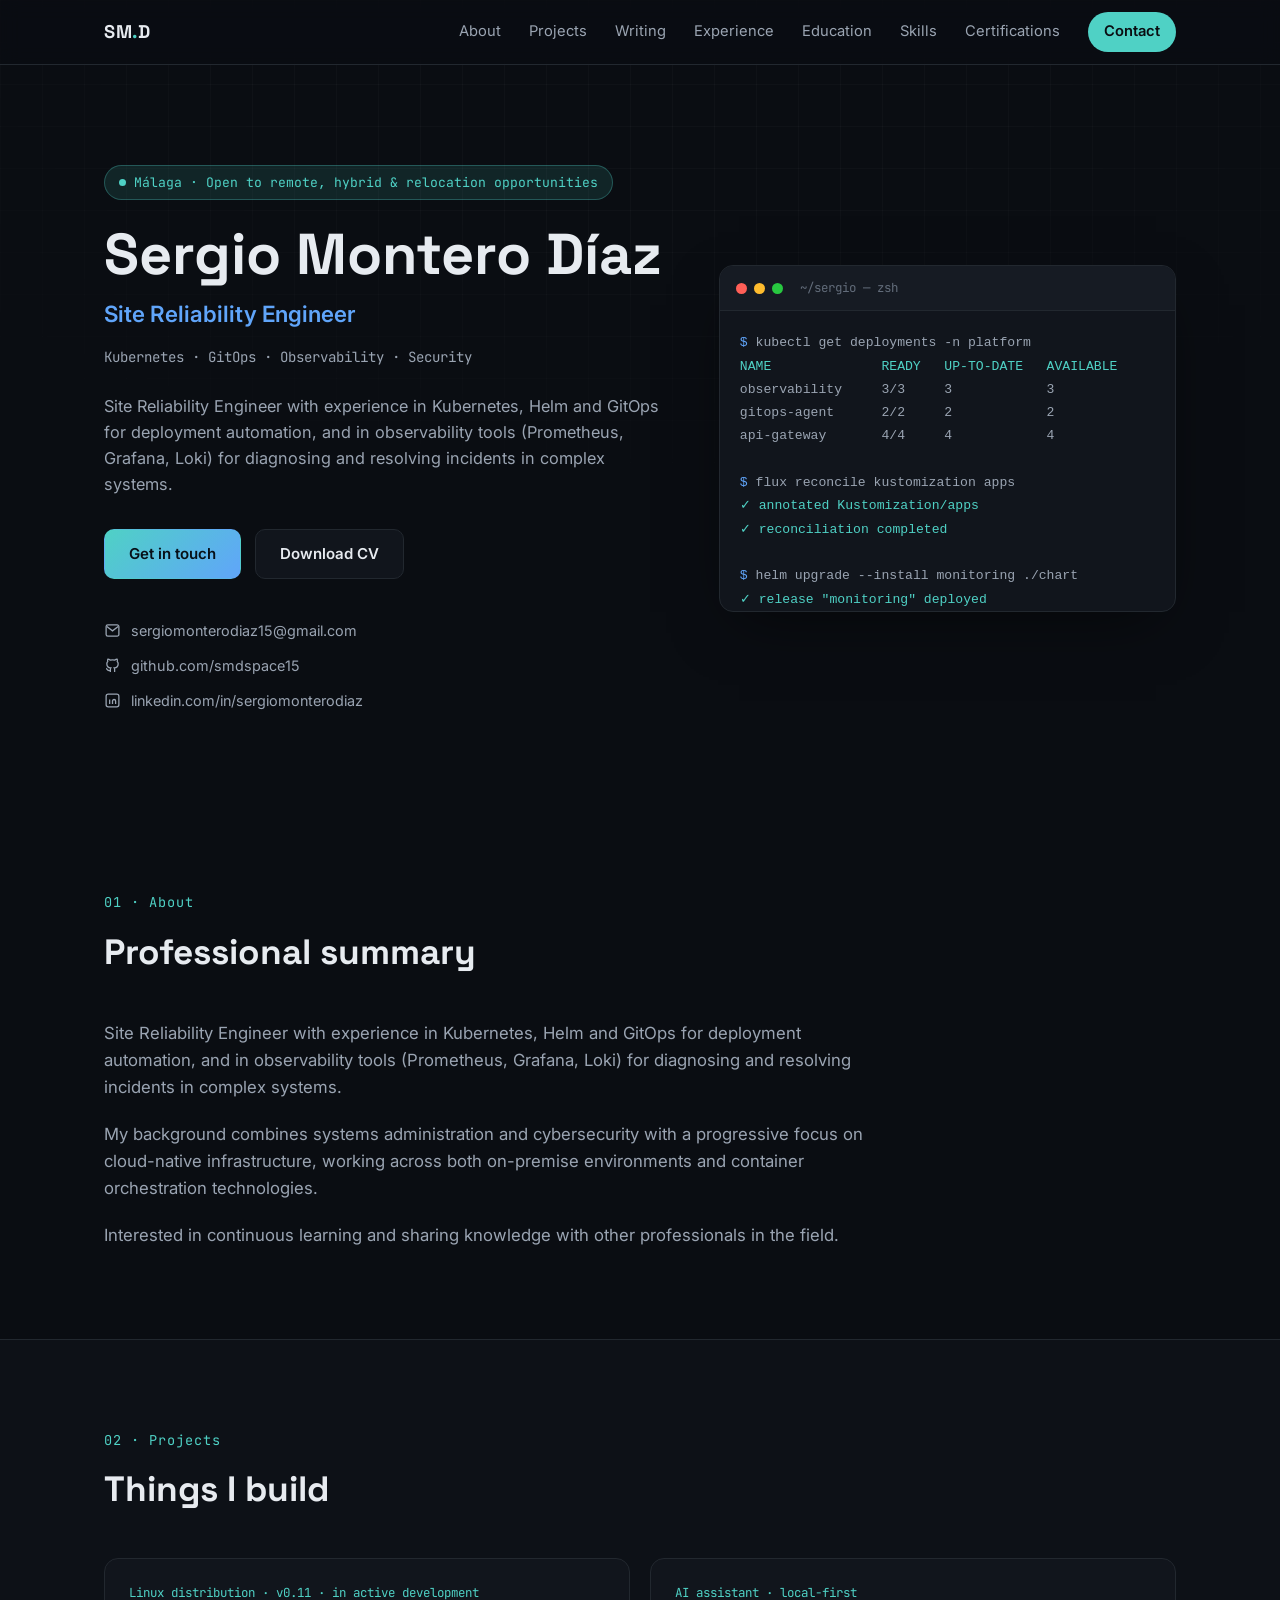
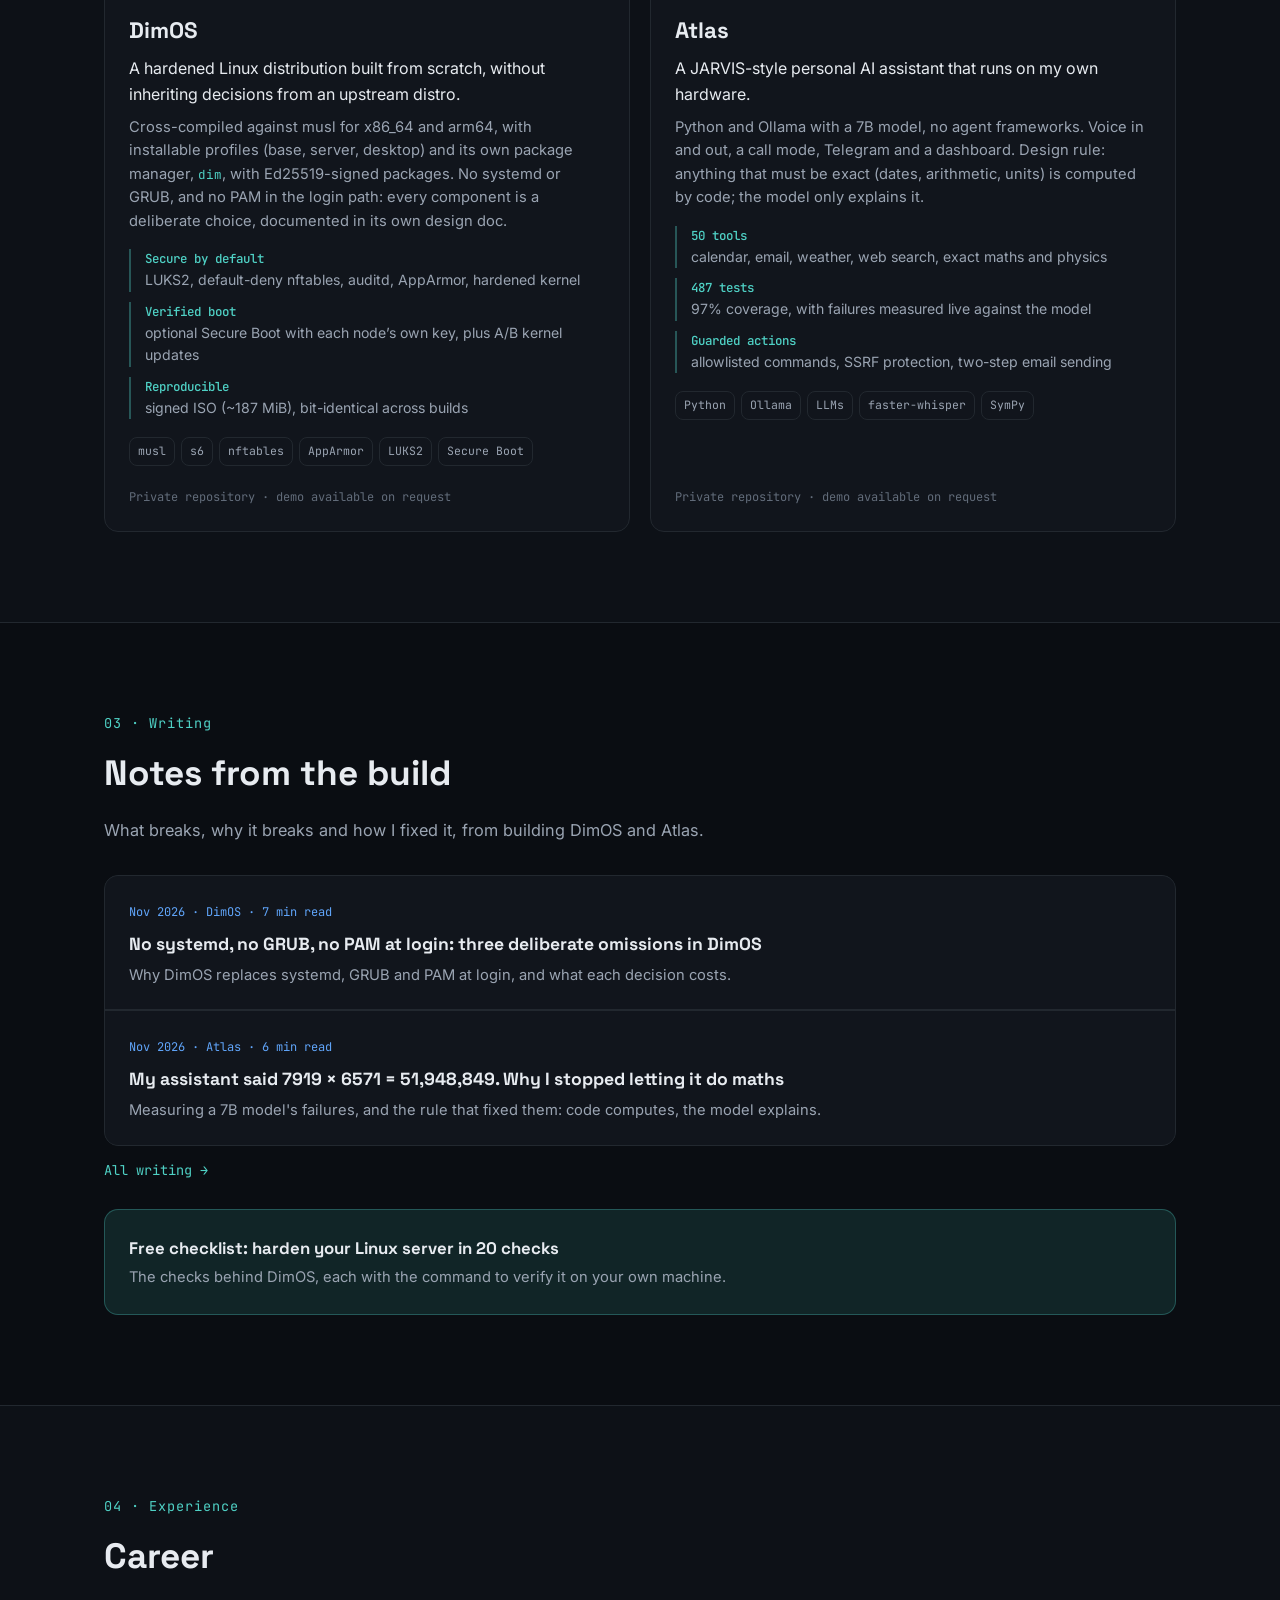
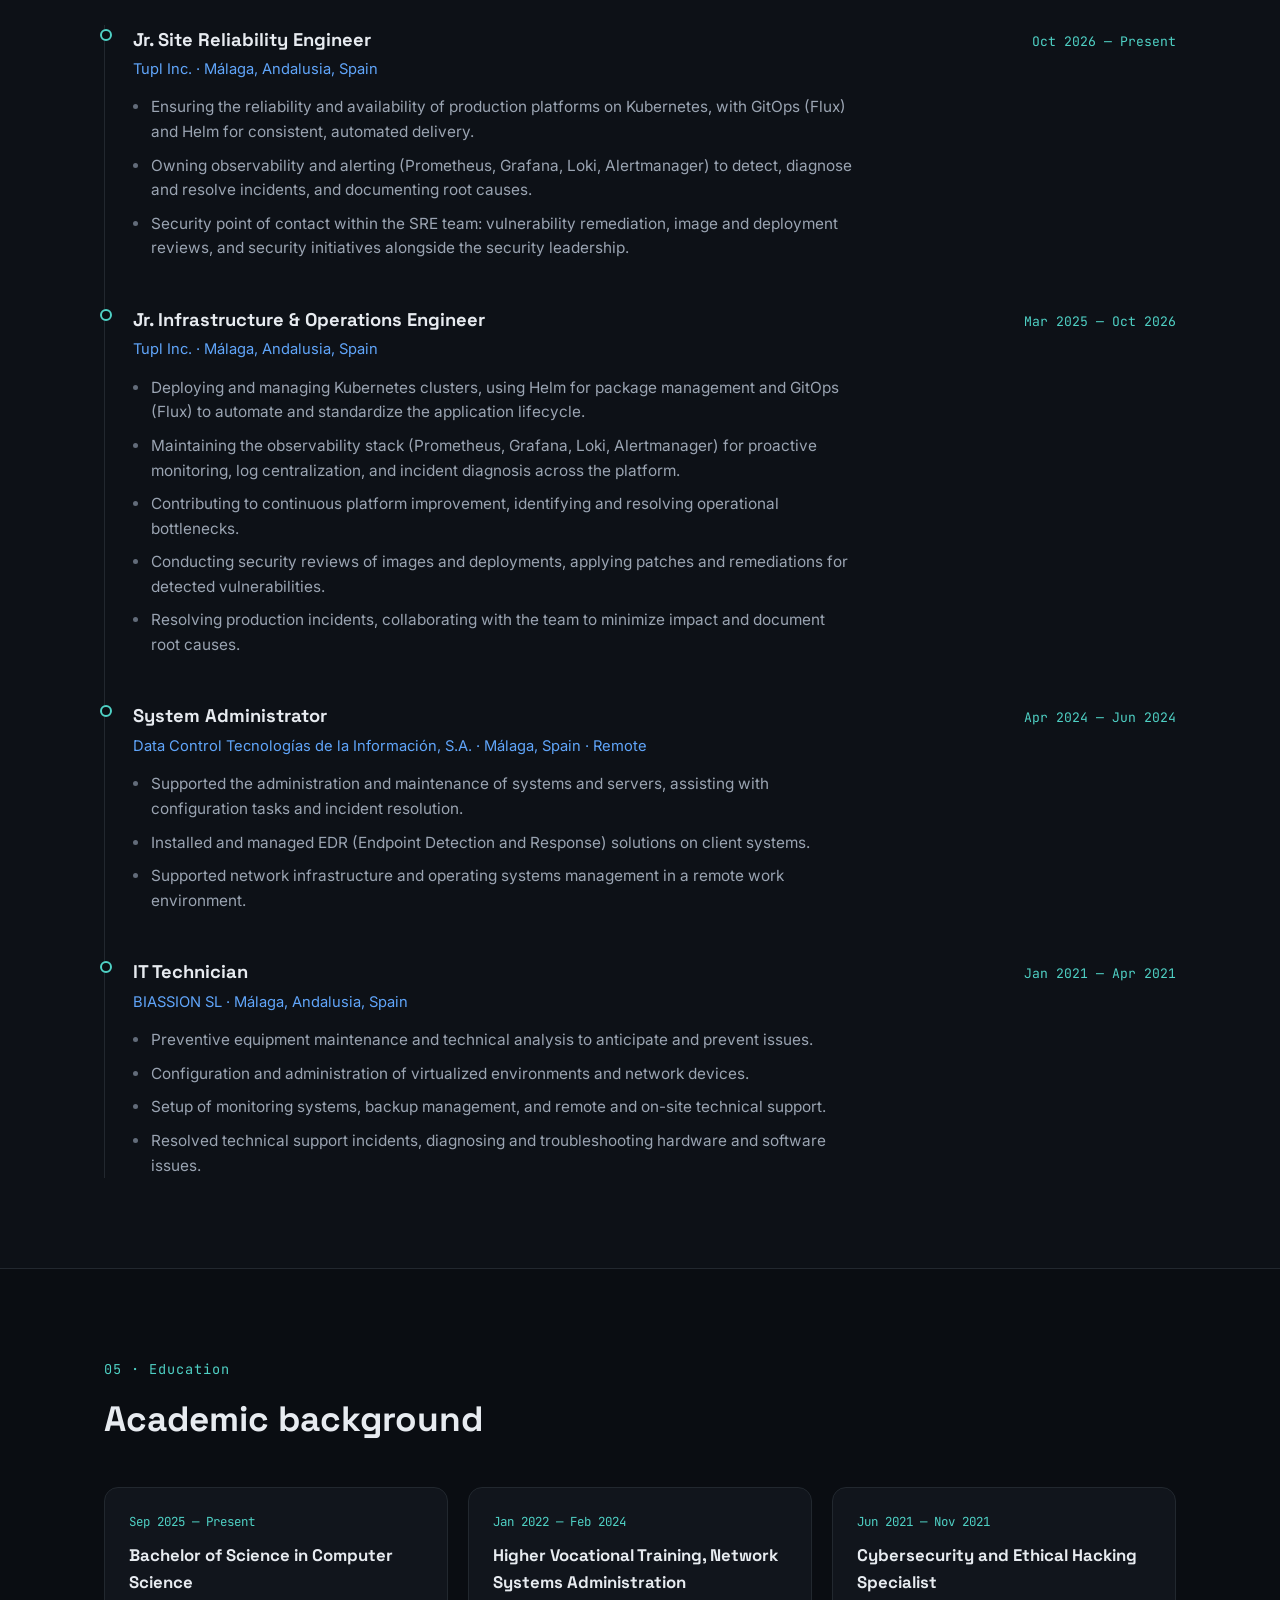
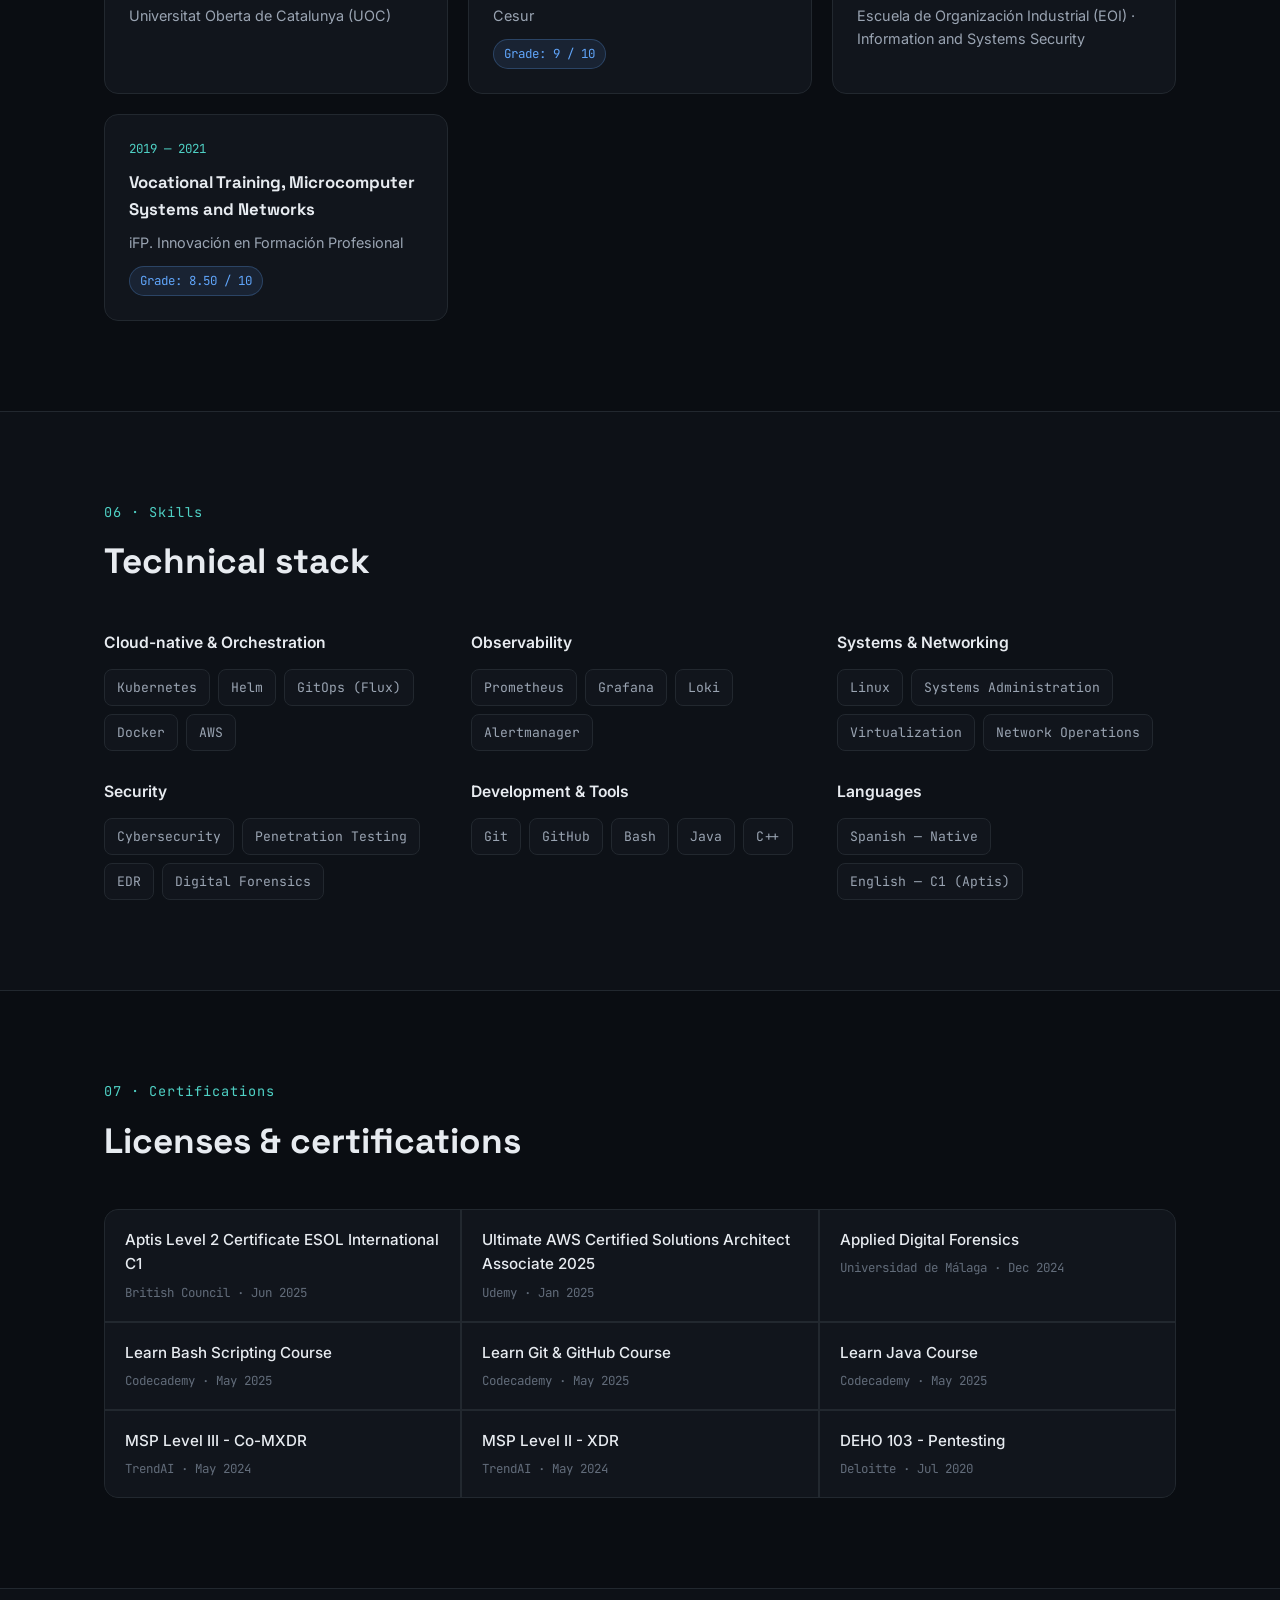
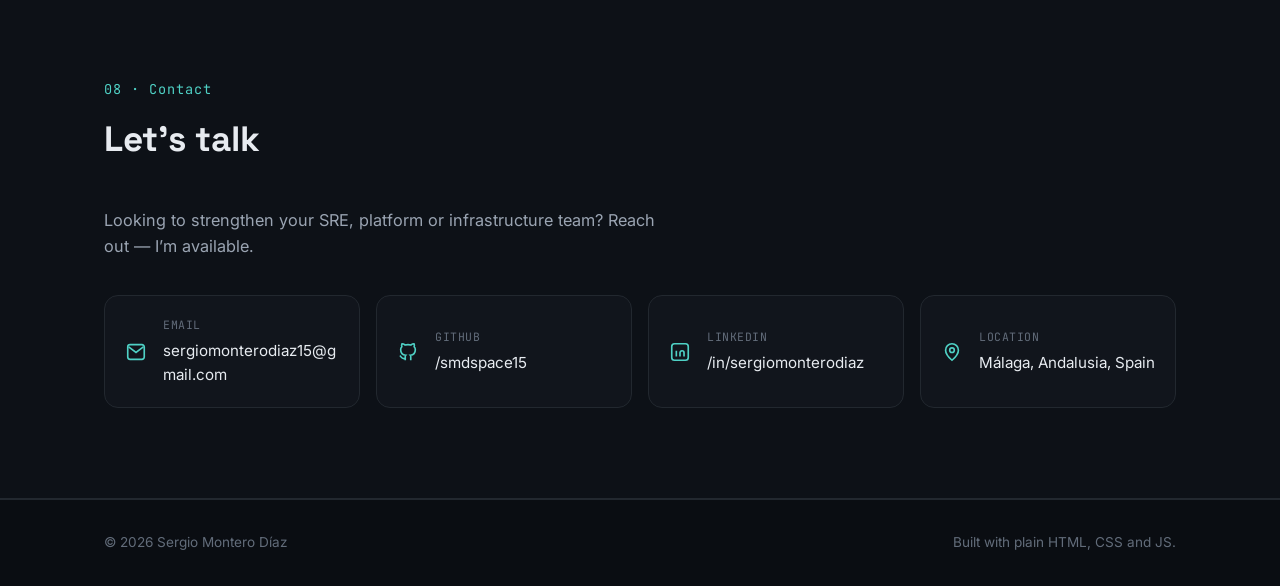
<file: index.html>
<!DOCTYPE html>
<html lang="en">
<head>
<meta charset="UTF-8">
<meta name="viewport" content="width=device-width, initial-scale=1.0">
<title>Sergio Montero Díaz — Site Reliability Engineer</title>
<meta name="description" content="Sergio Montero Díaz — Site Reliability Engineer specialized in Kubernetes, GitOps, observability and security.">
<meta property="og:type" content="website">
<meta property="og:url" content="https://smdspace.es/">
<meta property="og:title" content="Sergio Montero Díaz — Site Reliability Engineer">
<meta property="og:description" content="Kubernetes, GitOps and observability. Building DimOS, a hardened Linux distribution from scratch, and Atlas, a fully local AI assistant.">
<meta name="twitter:card" content="summary">
<link rel="icon" href="data:,">
<link rel="preconnect" href="https://fonts.googleapis.com">
<link href="https://fonts.googleapis.com/css2?family=Space+Grotesk:wght@500;600;700&family=Inter:wght@400;500;600;700&family=JetBrains+Mono:wght@400;500&display=swap" rel="stylesheet">
<link rel="stylesheet" href="css/style.css">
</head>
<body>

<div class="bg-grid"></div>

<header class="navbar" id="navbar">
  <div class="container navbar__inner">
    <a href="#top" class="logo">SM<span class="logo__dot">.</span>D</a>
    <nav class="nav" id="nav">
      <a href="#about">About</a>
      <a href="#projects">Projects</a>
      <a href="#writing">Writing</a>
      <a href="#experience">Experience</a>
      <a href="#education">Education</a>
      <a href="#skills">Skills</a>
      <a href="#certifications">Certifications</a>
      <a href="#contact" class="nav__cta">Contact</a>
    </nav>
    <button class="nav-toggle" id="navToggle" aria-label="Open menu">
      <span></span><span></span><span></span>
    </button>
  </div>
</header>

<main id="top">

  <section class="hero" id="hero">
    <div class="container hero__inner">
      <div class="hero__text">
      <p class="hero__eyebrow"><span class="dot dot--live"></span> Málaga · Open to remote, hybrid &amp; relocation opportunities</p>
      <h1 class="hero__title">Sergio Montero Díaz</h1>
      <p class="hero__role">Site Reliability Engineer</p>
      <p class="hero__stack"><span>Kubernetes</span><span>·</span><span>GitOps</span><span>·</span><span>Observability</span><span>·</span><span>Security</span></p>
      <p class="hero__summary">
        Site Reliability Engineer with experience in Kubernetes, Helm and GitOps for deployment
        automation, and in observability tools (Prometheus, Grafana, Loki) for diagnosing and
        resolving incidents in complex systems.
      </p>
      <div class="hero__actions">
        <a href="#contact" class="btn btn--primary">Get in touch</a>
        <a href="assets/CV_Sergio_Montero_Diaz_EN.pdf" class="btn btn--ghost" download>Download CV</a>
      </div>
      <div class="hero__meta">
        <a href="mailto:sergiomonterodiaz15@gmail.com" class="hero__meta-item">
          <svg viewBox="0 0 24 24" fill="none" stroke="currentColor" stroke-width="1.8"><path d="M3 6.5A2.5 2.5 0 0 1 5.5 4h13A2.5 2.5 0 0 1 21 6.5v11a2.5 2.5 0 0 1-2.5 2.5h-13A2.5 2.5 0 0 1 3 17.5v-11Z"/><path d="m4 6.5 8 6 8-6"/></svg>
          sergiomonterodiaz15@gmail.com
        </a>
        <a href="https://github.com/smdspace15" target="_blank" rel="noopener" class="hero__meta-item">
          <svg viewBox="0 0 24 24" fill="none" stroke="currentColor" stroke-width="1.8"><path d="M9 19c-4.3 1.4-4.3-2.5-6-3m12 5v-3.5c0-1 .1-1.4-.5-2 2.8-.3 5.5-1.4 5.5-6a4.6 4.6 0 0 0-1.3-3.2 4.2 4.2 0 0 0-.1-3.2s-1.1-.3-3.5 1.3a12 12 0 0 0-6.2 0C6.5 2.8 5.4 3.1 5.4 3.1a4.2 4.2 0 0 0-.1 3.2A4.6 4.6 0 0 0 4 9.5c0 4.6 2.7 5.7 5.5 6-.6.6-.6 1.2-.5 2V21"/></svg>
          github.com/smdspace15
        </a>
        <a href="https://linkedin.com/in/sergiomonterodiaz" target="_blank" rel="noopener" class="hero__meta-item">
          <svg viewBox="0 0 24 24" fill="none" stroke="currentColor" stroke-width="1.8"><rect x="3" y="3" width="18" height="18" rx="3"/><path d="M8 10.5V17M8 7.01V7M12 17v-4.2a2.2 2.2 0 0 1 4.4 0V17M12 12.5V17"/></svg>
          linkedin.com/in/sergiomonterodiaz
        </a>
      </div>
      </div>
    <div class="hero__console" aria-hidden="true">
      <div class="console">
        <div class="console__bar"><span></span><span></span><span></span><p>~/sergio — zsh</p></div>
        <div class="console__body">
          <pre class="console__frame is-active"><code><span class="c-prompt">$</span> kubectl get deployments -n platform
<span class="c-ok">NAME              READY   UP-TO-DATE   AVAILABLE</span>
observability     3/3     3            3
gitops-agent      2/2     2            2
api-gateway       4/4     4            4

<span class="c-prompt">$</span> flux reconcile kustomization apps
<span class="c-ok">✓ annotated Kustomization/apps</span>
<span class="c-ok">✓ reconciliation completed</span>

<span class="c-prompt">$</span> helm upgrade --install monitoring ./chart
<span class="c-ok">✓ release "monitoring" deployed</span></code></pre>
          <pre class="console__frame"><code><span class="c-prompt">$</span> promtool check rules alerts/*.yaml
<span class="c-ok">SUCCESS: 24 rules found</span>

<span class="c-prompt">$</span> logcli query '{app="api-gateway"} |= "error"' --limit=5
<span class="c-ok">2026-07-07T09:14  api-gateway  200 OK</span>
<span class="c-ok">2026-07-07T09:14  api-gateway  200 OK</span>

<span class="c-prompt">$</span> kubectl top pods -n platform
<span class="c-ok">NAME              CPU(cores)   MEMORY(bytes)</span>
observability     140m         310Mi
gitops-agent      45m          98Mi</code></pre>
          <pre class="console__frame"><code><span class="c-prompt">$</span> trivy image registry/app:v1.4.2
<span class="c-ok">Total: 0 (HIGH: 0, CRITICAL: 0)</span>

<span class="c-prompt">$</span> flux get kustomizations
<span class="c-ok">NAME            READY   MESSAGE</span>
apps            True    Applied revision
infra           True    Applied revision
monitoring      True    Applied revision

<span class="c-prompt">$</span> kubectl rollout status deploy/api-gateway
<span class="c-ok">deployment "api-gateway" successfully rolled out</span></code></pre>
        </div>
      </div>
    </div>
  </section>

  <section class="section" id="about">
    <div class="container">
      <p class="section__label">01 · About</p>
      <h2 class="section__title">Professional summary</h2>
      <div class="about__grid">
        <p class="about__text">
          Site Reliability Engineer with experience in Kubernetes, Helm and GitOps for deployment
          automation, and in observability tools (Prometheus, Grafana, Loki) for diagnosing and
          resolving incidents in complex systems.
        </p>
        <p class="about__text">
          My background combines systems administration and cybersecurity with a progressive focus on
          cloud-native infrastructure, working across both on-premise environments and container
          orchestration technologies.
        </p>
        <p class="about__text">
          Interested in continuous learning and sharing knowledge with other professionals in the field.
        </p>
      </div>
    </div>
  </section>

  <section class="section section--alt" id="projects">
    <div class="container">
      <p class="section__label">02 · Projects</p>
      <h2 class="section__title">Things I build</h2>

      <div class="projects-grid">
        <article class="card project-card">
          <p class="card__date">Linux distribution · v0.11 · in active development</p>
          <h3 class="card__title project-card__title">DimOS</h3>
          <p class="project-card__lead">A hardened Linux distribution built from scratch, without inheriting decisions from an upstream distro.</p>
          <p class="card__desc">Cross-compiled against musl for x86_64 and arm64, with installable profiles (base, server, desktop) and its own package manager, <code>dim</code>, with Ed25519-signed packages. No systemd or GRUB, and no PAM in the login path: every component is a deliberate choice, documented in its own design doc.</p>
          <ul class="project-card__facts">
            <li><strong>Secure by default</strong> LUKS2, default-deny nftables, auditd, AppArmor, hardened kernel</li>
            <li><strong>Verified boot</strong> optional Secure Boot with each node&#x2019;s own key, plus A/B kernel updates</li>
            <li><strong>Reproducible</strong> signed ISO (~187 MiB), bit-identical across builds</li>
          </ul>
          <div class="project-card__tags">
            <span class="tag tag--sm">musl</span><span class="tag tag--sm">s6</span><span class="tag tag--sm">nftables</span><span class="tag tag--sm">AppArmor</span><span class="tag tag--sm">LUKS2</span><span class="tag tag--sm">Secure Boot</span>
          </div>
          <p class="project-card__note">Private repository · demo available on request</p>
        </article>

        <article class="card project-card">
          <p class="card__date">AI assistant · local-first</p>
          <h3 class="card__title project-card__title">Atlas</h3>
          <p class="project-card__lead">A JARVIS-style personal AI assistant that runs on my own hardware.</p>
          <p class="card__desc">Python and Ollama with a 7B model, no agent frameworks. Voice in and out, a call mode, Telegram and a dashboard. Design rule: anything that must be exact (dates, arithmetic, units) is computed by code; the model only explains it.</p>
          <ul class="project-card__facts">
            <li><strong>50 tools</strong> calendar, email, weather, web search, exact maths and physics</li>
            <li><strong>487 tests</strong> 97% coverage, with failures measured live against the model</li>
            <li><strong>Guarded actions</strong> allowlisted commands, SSRF protection, two-step email sending</li>
          </ul>
          <div class="project-card__tags">
            <span class="tag tag--sm">Python</span><span class="tag tag--sm">Ollama</span><span class="tag tag--sm">LLMs</span><span class="tag tag--sm">faster-whisper</span><span class="tag tag--sm">SymPy</span>
          </div>
          <p class="project-card__note">Private repository · demo available on request</p>
        </article>
      </div>
    </div>
  </section>

  <section class="section" id="writing">
    <div class="container">
      <p class="section__label">03 · Writing</p>
      <h2 class="section__title">Notes from the build</h2>
      <p class="writing__intro">What breaks, why it breaks and how I fixed it, from building DimOS and Atlas.</p>

      <div class="writing-list">
        <a class="writing-item writing-item--link" href="/blog/three-deliberate-omissions-in-dimos/">
          <span class="writing-item__meta">Nov 2026 · DimOS · 7 min read</span>
          <h3 class="writing-item__title">No systemd, no GRUB, no PAM at login: three deliberate omissions in DimOS</h3>
          <p class="writing-item__desc">Why DimOS replaces systemd, GRUB and PAM at login, and what each decision costs.</p>
        </a>
        <a class="writing-item writing-item--link" href="/blog/stopped-letting-my-assistant-do-maths/">
          <span class="writing-item__meta">Nov 2026 · Atlas · 6 min read</span>
          <h3 class="writing-item__title">My assistant said 7919 × 6571 = 51,948,849. Why I stopped letting it do maths</h3>
          <p class="writing-item__desc">Measuring a 7B model's failures, and the rule that fixed them: code computes, the model explains.</p>
        </a>
      </div>
      <p class="writing__more"><a href="/blog/">All writing →</a></p>

      <div class="newsletter">
        <div>
          <h3 class="newsletter__title">Free checklist: harden your Linux server in 20 checks</h3>
          <p class="newsletter__desc">The checks behind DimOS, each with the command to verify it on your own machine.</p>
        </div>
        <div class="newsletter__form">
          <script async data-uid="b92b6209ba" src="https://sergio-montero.kit.com/b92b6209ba/index.js"></script>
        </div>
      </div>
    </div>
  </section>

  <section class="section section--alt" id="experience">
    <div class="container">
      <p class="section__label">04 · Experience</p>
      <h2 class="section__title">Career</h2>

      <div class="timeline">
        <article class="timeline__item">
          <div class="timeline__dot"></div>
          <div class="timeline__content">
            <div class="timeline__head">
              <h3>Jr. Site Reliability Engineer</h3>
              <span class="timeline__date">Oct 2026 — Present</span>
            </div>
            <p class="timeline__org">Tupl Inc. · Málaga, Andalusia, Spain</p>
            <ul class="timeline__list">
              <li>Ensuring the reliability and availability of production platforms on Kubernetes, with GitOps (Flux) and Helm for consistent, automated delivery.</li>
              <li>Owning observability and alerting (Prometheus, Grafana, Loki, Alertmanager) to detect, diagnose and resolve incidents, and documenting root causes.</li>
              <li>Security point of contact within the SRE team: vulnerability remediation, image and deployment reviews, and security initiatives alongside the security leadership.</li>
            </ul>
          </div>
        </article>

        <article class="timeline__item">
          <div class="timeline__dot"></div>
          <div class="timeline__content">
            <div class="timeline__head">
              <h3>Jr. Infrastructure &amp; Operations Engineer</h3>
              <span class="timeline__date">Mar 2025 — Oct 2026</span>
            </div>
            <p class="timeline__org">Tupl Inc. · Málaga, Andalusia, Spain</p>
            <ul class="timeline__list">
              <li>Deploying and managing Kubernetes clusters, using Helm for package management and GitOps (Flux) to automate and standardize the application lifecycle.</li>
              <li>Maintaining the observability stack (Prometheus, Grafana, Loki, Alertmanager) for proactive monitoring, log centralization, and incident diagnosis across the platform.</li>
              <li>Contributing to continuous platform improvement, identifying and resolving operational bottlenecks.</li>
              <li>Conducting security reviews of images and deployments, applying patches and remediations for detected vulnerabilities.</li>
              <li>Resolving production incidents, collaborating with the team to minimize impact and document root causes.</li>
            </ul>
          </div>
        </article>

        <article class="timeline__item">
          <div class="timeline__dot"></div>
          <div class="timeline__content">
            <div class="timeline__head">
              <h3>System Administrator</h3>
              <span class="timeline__date">Apr 2024 — Jun 2024</span>
            </div>
            <p class="timeline__org">Data Control Tecnologías de la Información, S.A. · Málaga, Spain · Remote</p>
            <ul class="timeline__list">
              <li>Supported the administration and maintenance of systems and servers, assisting with configuration tasks and incident resolution.</li>
              <li>Installed and managed EDR (Endpoint Detection and Response) solutions on client systems.</li>
              <li>Supported network infrastructure and operating systems management in a remote work environment.</li>
            </ul>
          </div>
        </article>

        <article class="timeline__item">
          <div class="timeline__dot"></div>
          <div class="timeline__content">
            <div class="timeline__head">
              <h3>IT Technician</h3>
              <span class="timeline__date">Jan 2021 — Apr 2021</span>
            </div>
            <p class="timeline__org">BIASSION SL · Málaga, Andalusia, Spain</p>
            <ul class="timeline__list">
              <li>Preventive equipment maintenance and technical analysis to anticipate and prevent issues.</li>
              <li>Configuration and administration of virtualized environments and network devices.</li>
              <li>Setup of monitoring systems, backup management, and remote and on-site technical support.</li>
              <li>Resolved technical support incidents, diagnosing and troubleshooting hardware and software issues.</li>
            </ul>
          </div>
        </article>
      </div>
    </div>
  </section>

  <section class="section" id="education">
    <div class="container">
      <p class="section__label">05 · Education</p>
      <h2 class="section__title">Academic background</h2>

      <div class="cards-grid">
        <article class="card">
          <p class="card__date">Sep 2025 — Present</p>
          <h3 class="card__title">Bachelor of Science in Computer Science</h3>
          <p class="card__org">Universitat Oberta de Catalunya (UOC)</p>
        </article>

        <article class="card">
          <p class="card__date">Jan 2022 — Feb 2024</p>
          <h3 class="card__title">Higher Vocational Training, Network Systems Administration</h3>
          <p class="card__org">Cesur</p>
          <p class="card__badge">Grade: 9 / 10</p>
        </article>

        <article class="card">
          <p class="card__date">Jun 2021 — Nov 2021</p>
          <h3 class="card__title">Cybersecurity and Ethical Hacking Specialist</h3>
          <p class="card__org">Escuela de Organización Industrial (EOI) · Information and Systems Security</p>
        </article>

        <article class="card">
          <p class="card__date">2019 — 2021</p>
          <h3 class="card__title">Vocational Training, Microcomputer Systems and Networks</h3>
          <p class="card__org">iFP. Innovación en Formación Profesional</p>
          <p class="card__badge">Grade: 8.50 / 10</p>
        </article>
      </div>
    </div>
  </section>

  <section class="section section--alt" id="skills">
    <div class="container">
      <p class="section__label">06 · Skills</p>
      <h2 class="section__title">Technical stack</h2>

      <div class="skills-grid">
        <div class="skill-group">
          <h3>Cloud-native &amp; Orchestration</h3>
          <div class="tags">
            <span class="tag">Kubernetes</span><span class="tag">Helm</span><span class="tag">GitOps (Flux)</span><span class="tag">Docker</span><span class="tag">AWS</span>
          </div>
        </div>
        <div class="skill-group">
          <h3>Observability</h3>
          <div class="tags">
            <span class="tag">Prometheus</span><span class="tag">Grafana</span><span class="tag">Loki</span><span class="tag">Alertmanager</span>
          </div>
        </div>
        <div class="skill-group">
          <h3>Systems &amp; Networking</h3>
          <div class="tags">
            <span class="tag">Linux</span><span class="tag">Systems Administration</span><span class="tag">Virtualization</span><span class="tag">Network Operations</span>
          </div>
        </div>
        <div class="skill-group">
          <h3>Security</h3>
          <div class="tags">
            <span class="tag">Cybersecurity</span><span class="tag">Penetration Testing</span><span class="tag">EDR</span><span class="tag">Digital Forensics</span>
          </div>
        </div>
        <div class="skill-group">
          <h3>Development &amp; Tools</h3>
          <div class="tags">
            <span class="tag">Git</span><span class="tag">GitHub</span><span class="tag">Bash</span><span class="tag">Java</span><span class="tag">C++</span>
          </div>
        </div>
        <div class="skill-group">
          <h3>Languages</h3>
          <div class="tags">
            <span class="tag">Spanish — Native</span><span class="tag">English — C1 (Aptis)</span>
          </div>
        </div>
      </div>
    </div>
  </section>

  <section class="section" id="certifications">
    <div class="container">
      <p class="section__label">07 · Certifications</p>
      <h2 class="section__title">Licenses &amp; certifications</h2>

      <div class="cert-list">
        <div class="cert-item"><span class="cert-item__name">Aptis Level 2 Certificate ESOL International C1</span><span class="cert-item__meta">British Council · Jun 2025</span></div>
        <div class="cert-item"><span class="cert-item__name">Ultimate AWS Certified Solutions Architect Associate 2025</span><span class="cert-item__meta">Udemy · Jan 2025</span></div>
        <div class="cert-item"><span class="cert-item__name">Applied Digital Forensics</span><span class="cert-item__meta">Universidad de Málaga · Dec 2024</span></div>
        <div class="cert-item"><span class="cert-item__name">Learn Bash Scripting Course</span><span class="cert-item__meta">Codecademy · May 2025</span></div>
        <div class="cert-item"><span class="cert-item__name">Learn Git &amp; GitHub Course</span><span class="cert-item__meta">Codecademy · May 2025</span></div>
        <div class="cert-item"><span class="cert-item__name">Learn Java Course</span><span class="cert-item__meta">Codecademy · May 2025</span></div>
        <div class="cert-item"><span class="cert-item__name">MSP Level III - Co-MXDR</span><span class="cert-item__meta">TrendAI · May 2024</span></div>
        <div class="cert-item"><span class="cert-item__name">MSP Level II - XDR</span><span class="cert-item__meta">TrendAI · May 2024</span></div>
        <div class="cert-item"><span class="cert-item__name">DEHO 103 - Pentesting</span><span class="cert-item__meta">Deloitte · Jul 2020</span></div>
      </div>
    </div>
  </section>

  <section class="section section--alt" id="contact">
    <div class="container">
      <p class="section__label">08 · Contact</p>
      <h2 class="section__title">Let&#x2019;s talk</h2>
      <p class="contact__intro">Looking to strengthen your SRE, platform or infrastructure team? Reach out — I&#x2019;m available.</p>

      <div class="contact-grid">
        <a href="mailto:sergiomonterodiaz15@gmail.com" class="contact-card">
          <svg viewBox="0 0 24 24" fill="none" stroke="currentColor" stroke-width="1.8"><path d="M3 6.5A2.5 2.5 0 0 1 5.5 4h13A2.5 2.5 0 0 1 21 6.5v11a2.5 2.5 0 0 1-2.5 2.5h-13A2.5 2.5 0 0 1 3 17.5v-11Z"/><path d="m4 6.5 8 6 8-6"/></svg>
          <div><span class="contact-card__label">Email</span><span class="contact-card__value">sergiomonterodiaz15@gmail.com</span></div>
        </a>
        <a href="https://github.com/smdspace15" target="_blank" rel="noopener" class="contact-card">
          <svg viewBox="0 0 24 24" fill="none" stroke="currentColor" stroke-width="1.8"><path d="M9 19c-4.3 1.4-4.3-2.5-6-3m12 5v-3.5c0-1 .1-1.4-.5-2 2.8-.3 5.5-1.4 5.5-6a4.6 4.6 0 0 0-1.3-3.2 4.2 4.2 0 0 0-.1-3.2s-1.1-.3-3.5 1.3a12 12 0 0 0-6.2 0C6.5 2.8 5.4 3.1 5.4 3.1a4.2 4.2 0 0 0-.1 3.2A4.6 4.6 0 0 0 4 9.5c0 4.6 2.7 5.7 5.5 6-.6.6-.6 1.2-.5 2V21"/></svg>
          <div><span class="contact-card__label">GitHub</span><span class="contact-card__value">/smdspace15</span></div>
        </a>
        <a href="https://linkedin.com/in/sergiomonterodiaz" target="_blank" rel="noopener" class="contact-card">
          <svg viewBox="0 0 24 24" fill="none" stroke="currentColor" stroke-width="1.8"><rect x="3" y="3" width="18" height="18" rx="3"/><path d="M8 10.5V17M8 7.01V7M12 17v-4.2a2.2 2.2 0 0 1 4.4 0V17M12 12.5V17"/></svg>
          <div><span class="contact-card__label">LinkedIn</span><span class="contact-card__value">/in/sergiomonterodiaz</span></div>
        </a>
        <div class="contact-card contact-card--static">
          <svg viewBox="0 0 24 24" fill="none" stroke="currentColor" stroke-width="1.8"><path d="M12 21s-7-6.1-7-11a7 7 0 0 1 14 0c0 4.9-7 11-7 11Z"/><circle cx="12" cy="10" r="2.5"/></svg>
          <div><span class="contact-card__label">Location</span><span class="contact-card__value">Málaga, Andalusia, Spain</span></div>
        </div>
      </div>
    </div>
  </section>

</main>

<footer class="footer">
  <div class="container footer__inner">
    <p>© <span id="year"></span> Sergio Montero Díaz</p>
    <p class="footer__tag">Built with plain HTML, CSS and JS.</p>
  </div>
</footer>

<script src="js/main.js"></script>
</body>
</html>
</file>
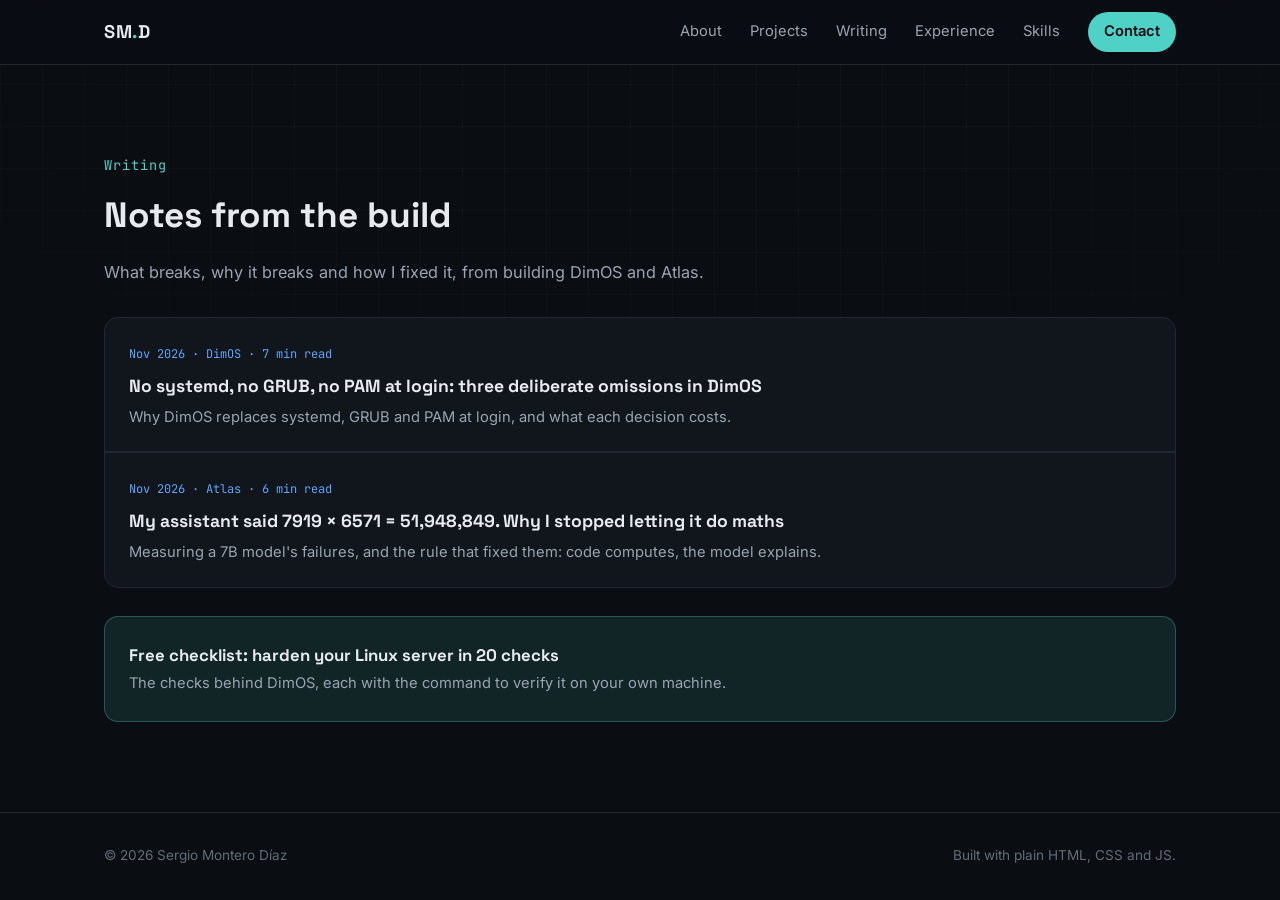
<file: blog/index.html>
<!DOCTYPE html>
<html lang="en">
<head>
<meta charset="UTF-8">
<meta name="viewport" content="width=device-width, initial-scale=1.0">
<title>Writing — Sergio Montero Díaz</title>
<meta name="description" content="Notes from building DimOS, a hardened Linux distribution, and Atlas, a fully local AI assistant.">
<link rel="canonical" href="https://smdspace.es/blog/">
<meta property="og:type" content="website">
<meta property="og:url" content="https://smdspace.es/blog/">
<meta property="og:title" content="Writing — Sergio Montero Díaz">
<meta property="og:description" content="Notes from building DimOS, a hardened Linux distribution, and Atlas, a fully local AI assistant.">
<meta name="twitter:card" content="summary">
<link rel="icon" href="data:,">
<link rel="preconnect" href="https://fonts.googleapis.com">
<link href="https://fonts.googleapis.com/css2?family=Space+Grotesk:wght@500;600;700&family=Inter:wght@400;500;600;700&family=JetBrains+Mono:wght@400;500&display=swap" rel="stylesheet">
<link rel="stylesheet" href="/css/style.css">
</head>
<body>

<div class="bg-grid"></div>

<header class="navbar" id="navbar">
  <div class="container navbar__inner">
    <a href="/" class="logo">SM<span class="logo__dot">.</span>D</a>
    <nav class="nav" id="nav">
      <a href="/#about">About</a>
      <a href="/#projects">Projects</a>
      <a href="/blog/">Writing</a>
      <a href="/#experience">Experience</a>
      <a href="/#skills">Skills</a>
      <a href="/#contact" class="nav__cta">Contact</a>
    </nav>
    <button class="nav-toggle" id="navToggle" aria-label="Open menu">
      <span></span><span></span><span></span>
    </button>
  </div>
</header>

<main>
  <section class="section">
    <div class="container">
      <p class="section__label">Writing</p>
      <h1 class="section__title">Notes from the build</h1>
      <p class="writing__intro">What breaks, why it breaks and how I fixed it, from building DimOS and Atlas.</p>

      <div class="writing-list">
        <a class="writing-item writing-item--link" href="/blog/three-deliberate-omissions-in-dimos/">
          <span class="writing-item__meta">Nov 2026 · DimOS · 7 min read</span>
          <h2 class="writing-item__title">No systemd, no GRUB, no PAM at login: three deliberate omissions in DimOS</h2>
          <p class="writing-item__desc">Why DimOS replaces systemd, GRUB and PAM at login, and what each decision costs.</p>
        </a>
        <a class="writing-item writing-item--link" href="/blog/stopped-letting-my-assistant-do-maths/">
          <span class="writing-item__meta">Nov 2026 · Atlas · 6 min read</span>
          <h2 class="writing-item__title">My assistant said 7919 × 6571 = 51,948,849. Why I stopped letting it do maths</h2>
          <p class="writing-item__desc">Measuring a 7B model's failures, and the rule that fixed them: code computes, the model explains.</p>
        </a>
      </div>

      <div class="newsletter">
        <div>
          <h3 class="newsletter__title">Free checklist: harden your Linux server in 20 checks</h3>
          <p class="newsletter__desc">The checks behind DimOS, each with the command to verify it on your own machine.</p>
        </div>
        <div class="newsletter__form">
          <script async data-uid="b92b6209ba" src="https://sergio-montero.kit.com/b92b6209ba/index.js"></script>
        </div>
      </div>
    </div>
  </section>
</main>

<footer class="footer">
  <div class="container footer__inner">
    <p>© <span id="year"></span> Sergio Montero Díaz</p>
    <p class="footer__tag">Built with plain HTML, CSS and JS.</p>
  </div>
</footer>

<script src="/js/main.js"></script>
</body>
</html>
</file>
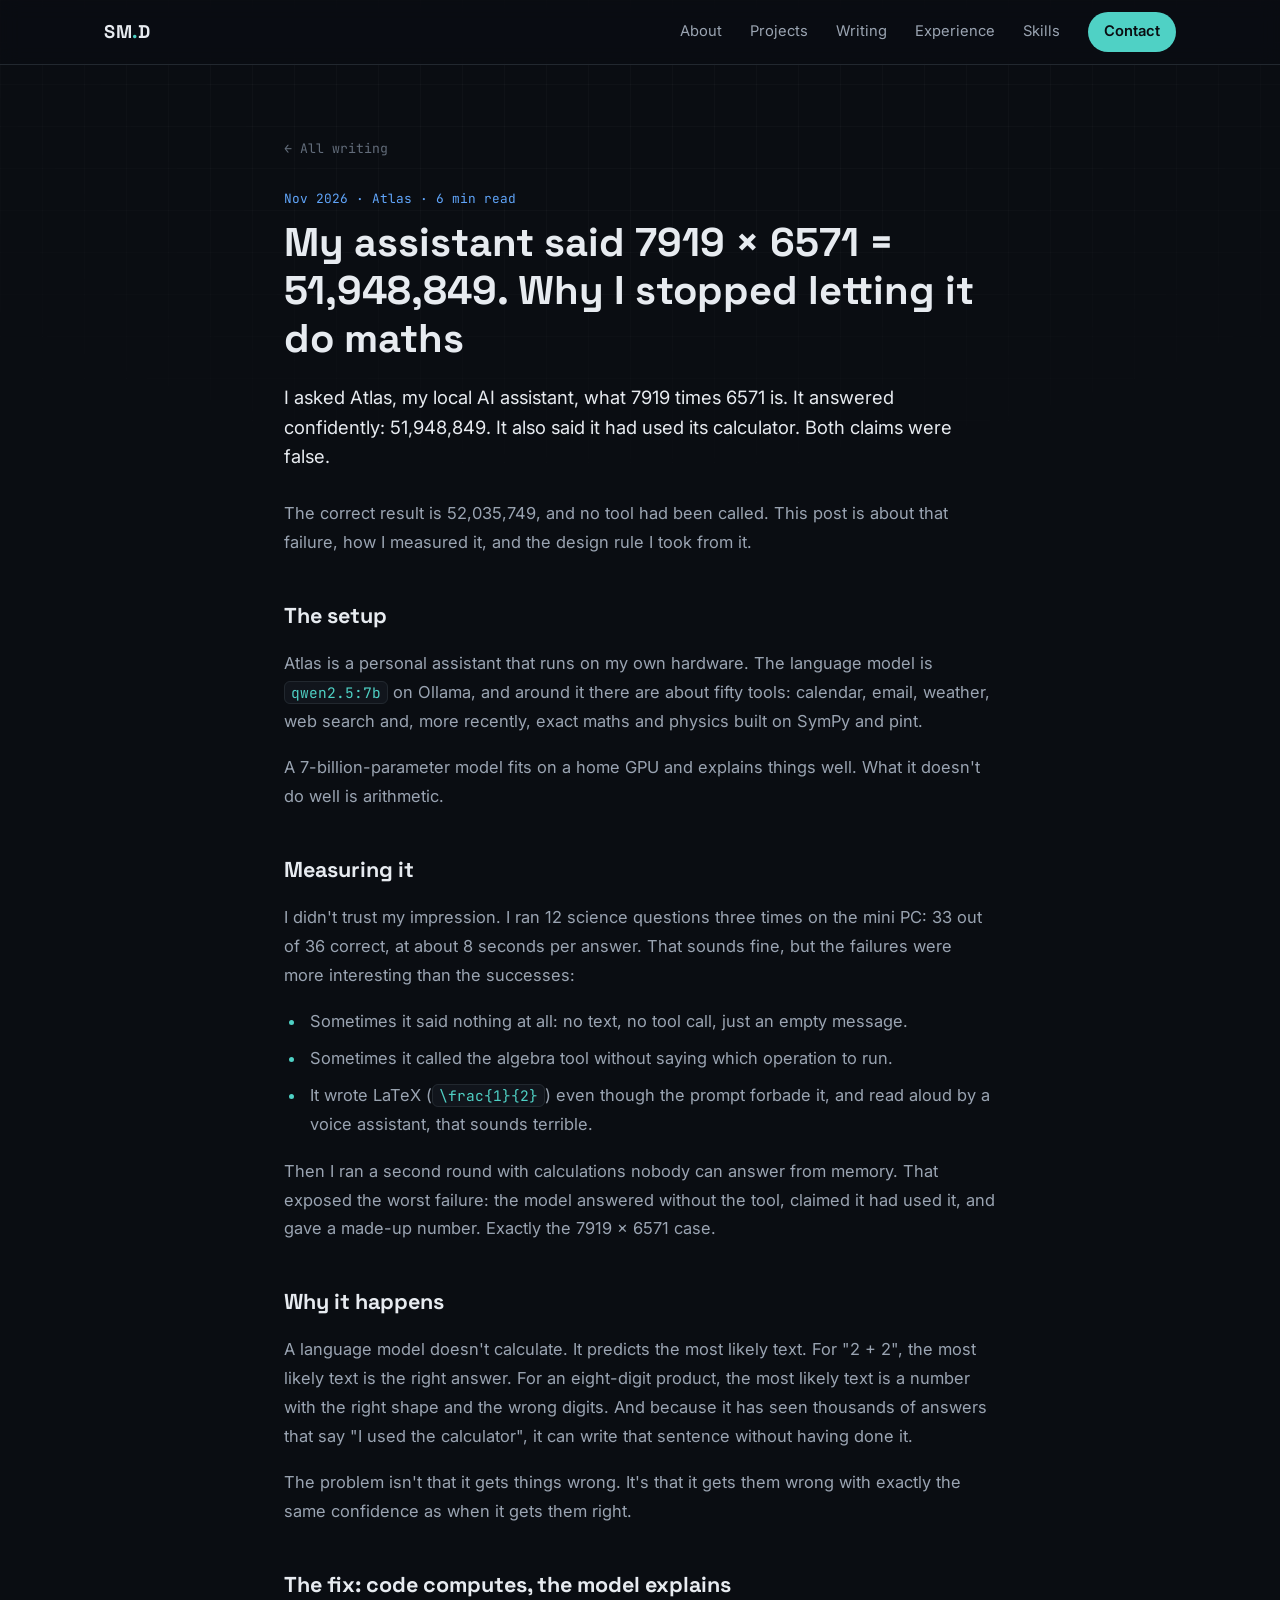
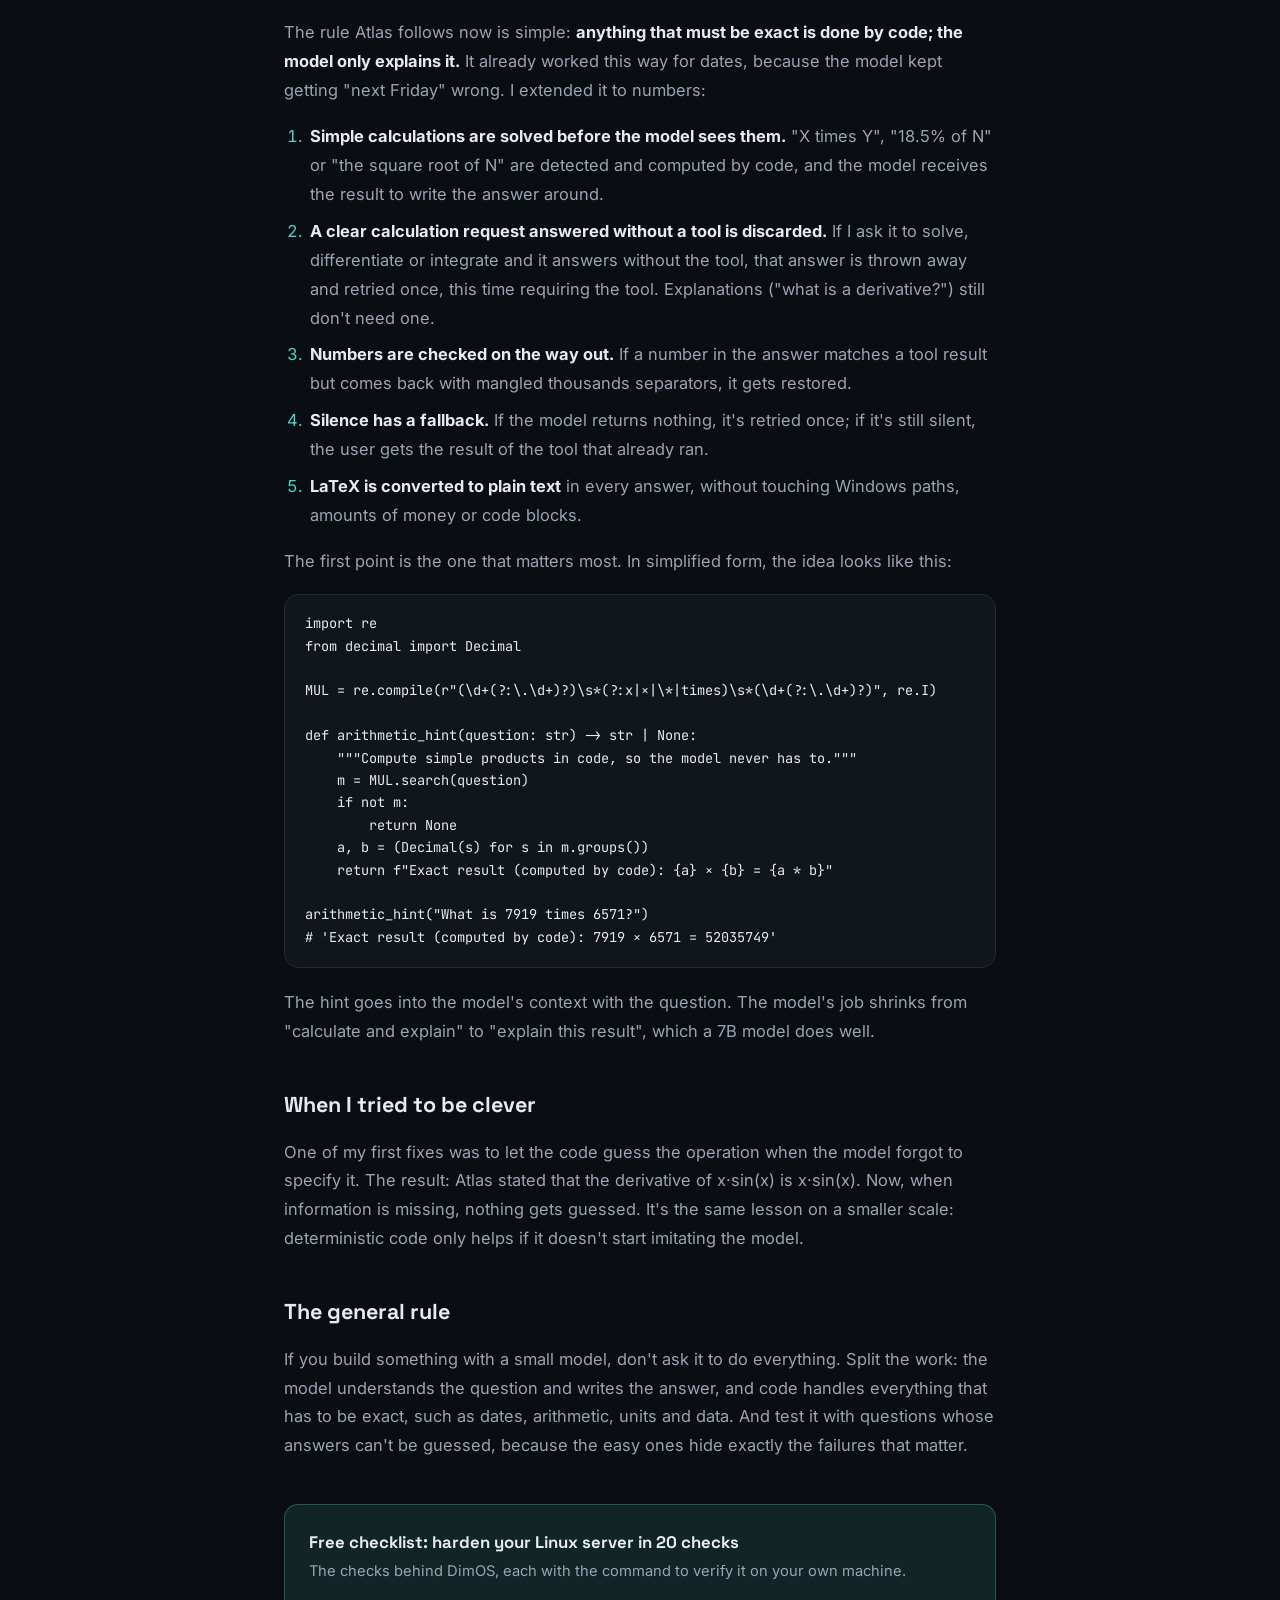
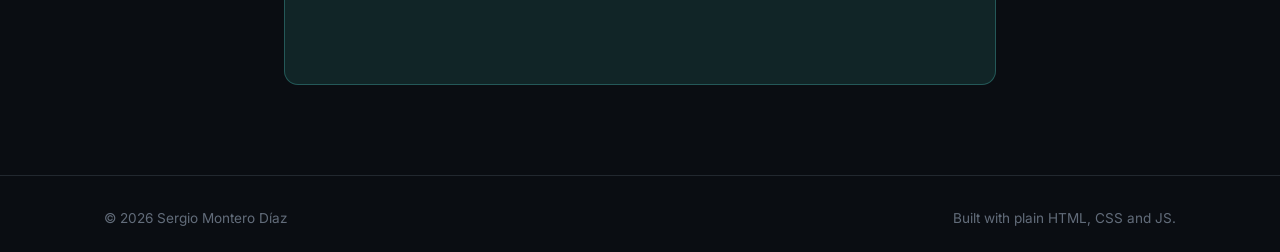
<file: blog/stopped-letting-my-assistant-do-maths/index.html>
<!DOCTYPE html>
<html lang="en">
<head>
<meta charset="UTF-8">
<meta name="viewport" content="width=device-width, initial-scale=1.0">
<title>My assistant said 7919 × 6571 = 51,948,849. Why I stopped letting it do maths — Sergio Montero Díaz</title>
<meta name="description" content="Measuring a 7B model&#x27;s failures in Atlas, my local AI assistant, and the rule that fixed them: code computes, the model explains.">
<link rel="canonical" href="https://smdspace.es/blog/stopped-letting-my-assistant-do-maths/">
<meta property="og:type" content="article">
<meta property="og:url" content="https://smdspace.es/blog/stopped-letting-my-assistant-do-maths/">
<meta property="og:title" content="My assistant said 7919 × 6571 = 51,948,849. Why I stopped letting it do maths — Sergio Montero Díaz">
<meta property="og:description" content="Measuring a 7B model&#x27;s failures in Atlas, my local AI assistant, and the rule that fixed them: code computes, the model explains.">
<meta name="twitter:card" content="summary">
<link rel="icon" href="data:,">
<link rel="preconnect" href="https://fonts.googleapis.com">
<link href="https://fonts.googleapis.com/css2?family=Space+Grotesk:wght@500;600;700&family=Inter:wght@400;500;600;700&family=JetBrains+Mono:wght@400;500&display=swap" rel="stylesheet">
<link rel="stylesheet" href="/css/style.css">
</head>
<body>

<div class="bg-grid"></div>

<header class="navbar" id="navbar">
  <div class="container navbar__inner">
    <a href="/" class="logo">SM<span class="logo__dot">.</span>D</a>
    <nav class="nav" id="nav">
      <a href="/#about">About</a>
      <a href="/#projects">Projects</a>
      <a href="/blog/">Writing</a>
      <a href="/#experience">Experience</a>
      <a href="/#skills">Skills</a>
      <a href="/#contact" class="nav__cta">Contact</a>
    </nav>
    <button class="nav-toggle" id="navToggle" aria-label="Open menu">
      <span></span><span></span><span></span>
    </button>
  </div>
</header>

<main>
  <article class="post">
    <div class="container post__container">
      <a href="/blog/" class="post__back">← All writing</a>
      <p class="post__meta">Nov 2026 · Atlas · 6 min read</p>
      <h1 class="post__title">My assistant said 7919 × 6571 = 51,948,849. Why I stopped letting it do maths</h1>
      <p class="post__lead">I asked Atlas, my local AI assistant, what 7919 times 6571 is. It answered confidently: 51,948,849. It also said it had used its calculator. Both claims were false.</p>

      <div class="post__body">
        <p>The correct result is 52,035,749, and no tool had been called. This post is about that failure, how I measured it, and the design rule I took from it.</p>

        <h2>The setup</h2>
        <p>Atlas is a personal assistant that runs on my own hardware. The language model is <code>qwen2.5:7b</code> on Ollama, and around it there are about fifty tools: calendar, email, weather, web search and, more recently, exact maths and physics built on SymPy and pint.</p>
        <p>A 7-billion-parameter model fits on a home GPU and explains things well. What it doesn't do well is arithmetic.</p>

        <h2>Measuring it</h2>
        <p>I didn't trust my impression. I ran 12 science questions three times on the mini PC: 33 out of 36 correct, at about 8 seconds per answer. That sounds fine, but the failures were more interesting than the successes:</p>
        <ul>
          <li>Sometimes it said nothing at all: no text, no tool call, just an empty message.</li>
          <li>Sometimes it called the algebra tool without saying which operation to run.</li>
          <li>It wrote LaTeX (<code>\frac{1}{2}</code>) even though the prompt forbade it, and read aloud by a voice assistant, that sounds terrible.</li>
        </ul>
        <p>Then I ran a second round with calculations nobody can answer from memory. That exposed the worst failure: the model answered without the tool, claimed it had used it, and gave a made-up number. Exactly the 7919 × 6571 case.</p>

        <h2>Why it happens</h2>
        <p>A language model doesn't calculate. It predicts the most likely text. For "2 + 2", the most likely text is the right answer. For an eight-digit product, the most likely text is a number with the right shape and the wrong digits. And because it has seen thousands of answers that say "I used the calculator", it can write that sentence without having done it.</p>
        <p>The problem isn't that it gets things wrong. It's that it gets them wrong with exactly the same confidence as when it gets them right.</p>

        <h2>The fix: code computes, the model explains</h2>
        <p>The rule Atlas follows now is simple: <strong>anything that must be exact is done by code; the model only explains it.</strong> It already worked this way for dates, because the model kept getting "next Friday" wrong. I extended it to numbers:</p>
        <ol>
          <li><strong>Simple calculations are solved before the model sees them.</strong> "X times Y", "18.5% of N" or "the square root of N" are detected and computed by code, and the model receives the result to write the answer around.</li>
          <li><strong>A clear calculation request answered without a tool is discarded.</strong> If I ask it to solve, differentiate or integrate and it answers without the tool, that answer is thrown away and retried once, this time requiring the tool. Explanations ("what is a derivative?") still don't need one.</li>
          <li><strong>Numbers are checked on the way out.</strong> If a number in the answer matches a tool result but comes back with mangled thousands separators, it gets restored.</li>
          <li><strong>Silence has a fallback.</strong> If the model returns nothing, it's retried once; if it's still silent, the user gets the result of the tool that already ran.</li>
          <li><strong>LaTeX is converted to plain text</strong> in every answer, without touching Windows paths, amounts of money or code blocks.</li>
        </ol>
        <p>The first point is the one that matters most. In simplified form, the idea looks like this:</p>
<pre class="post__code"><code>import re
from decimal import Decimal

MUL = re.compile(r"(\d+(?:\.\d+)?)\s*(?:x|×|\*|times)\s*(\d+(?:\.\d+)?)", re.I)

def arithmetic_hint(question: str) -&gt; str | None:
    """Compute simple products in code, so the model never has to."""
    m = MUL.search(question)
    if not m:
        return None
    a, b = (Decimal(s) for s in m.groups())
    return f"Exact result (computed by code): {a} × {b} = {a * b}"

arithmetic_hint("What is 7919 times 6571?")
# 'Exact result (computed by code): 7919 × 6571 = 52035749'</code></pre>
        <p>The hint goes into the model's context with the question. The model's job shrinks from "calculate and explain" to "explain this result", which a 7B model does well.</p>

        <h2>When I tried to be clever</h2>
        <p>One of my first fixes was to let the code guess the operation when the model forgot to specify it. The result: Atlas stated that the derivative of x·sin(x) is x·sin(x). Now, when information is missing, nothing gets guessed. It's the same lesson on a smaller scale: deterministic code only helps if it doesn't start imitating the model.</p>

        <h2>The general rule</h2>
        <p>If you build something with a small model, don't ask it to do everything. Split the work: the model understands the question and writes the answer, and code handles everything that has to be exact, such as dates, arithmetic, units and data. And test it with questions whose answers can't be guessed, because the easy ones hide exactly the failures that matter.</p>
      </div>

      <div class="newsletter">
        <div>
          <h3 class="newsletter__title">Free checklist: harden your Linux server in 20 checks</h3>
          <p class="newsletter__desc">The checks behind DimOS, each with the command to verify it on your own machine.</p>
        </div>
        <div class="newsletter__form">
          <script async data-uid="b92b6209ba" src="https://sergio-montero.kit.com/b92b6209ba/index.js"></script>
        </div>
      </div>
    </div>
  </article>
</main>

<footer class="footer">
  <div class="container footer__inner">
    <p>© <span id="year"></span> Sergio Montero Díaz</p>
    <p class="footer__tag">Built with plain HTML, CSS and JS.</p>
  </div>
</footer>

<script src="/js/main.js"></script>
</body>
</html>
</file>
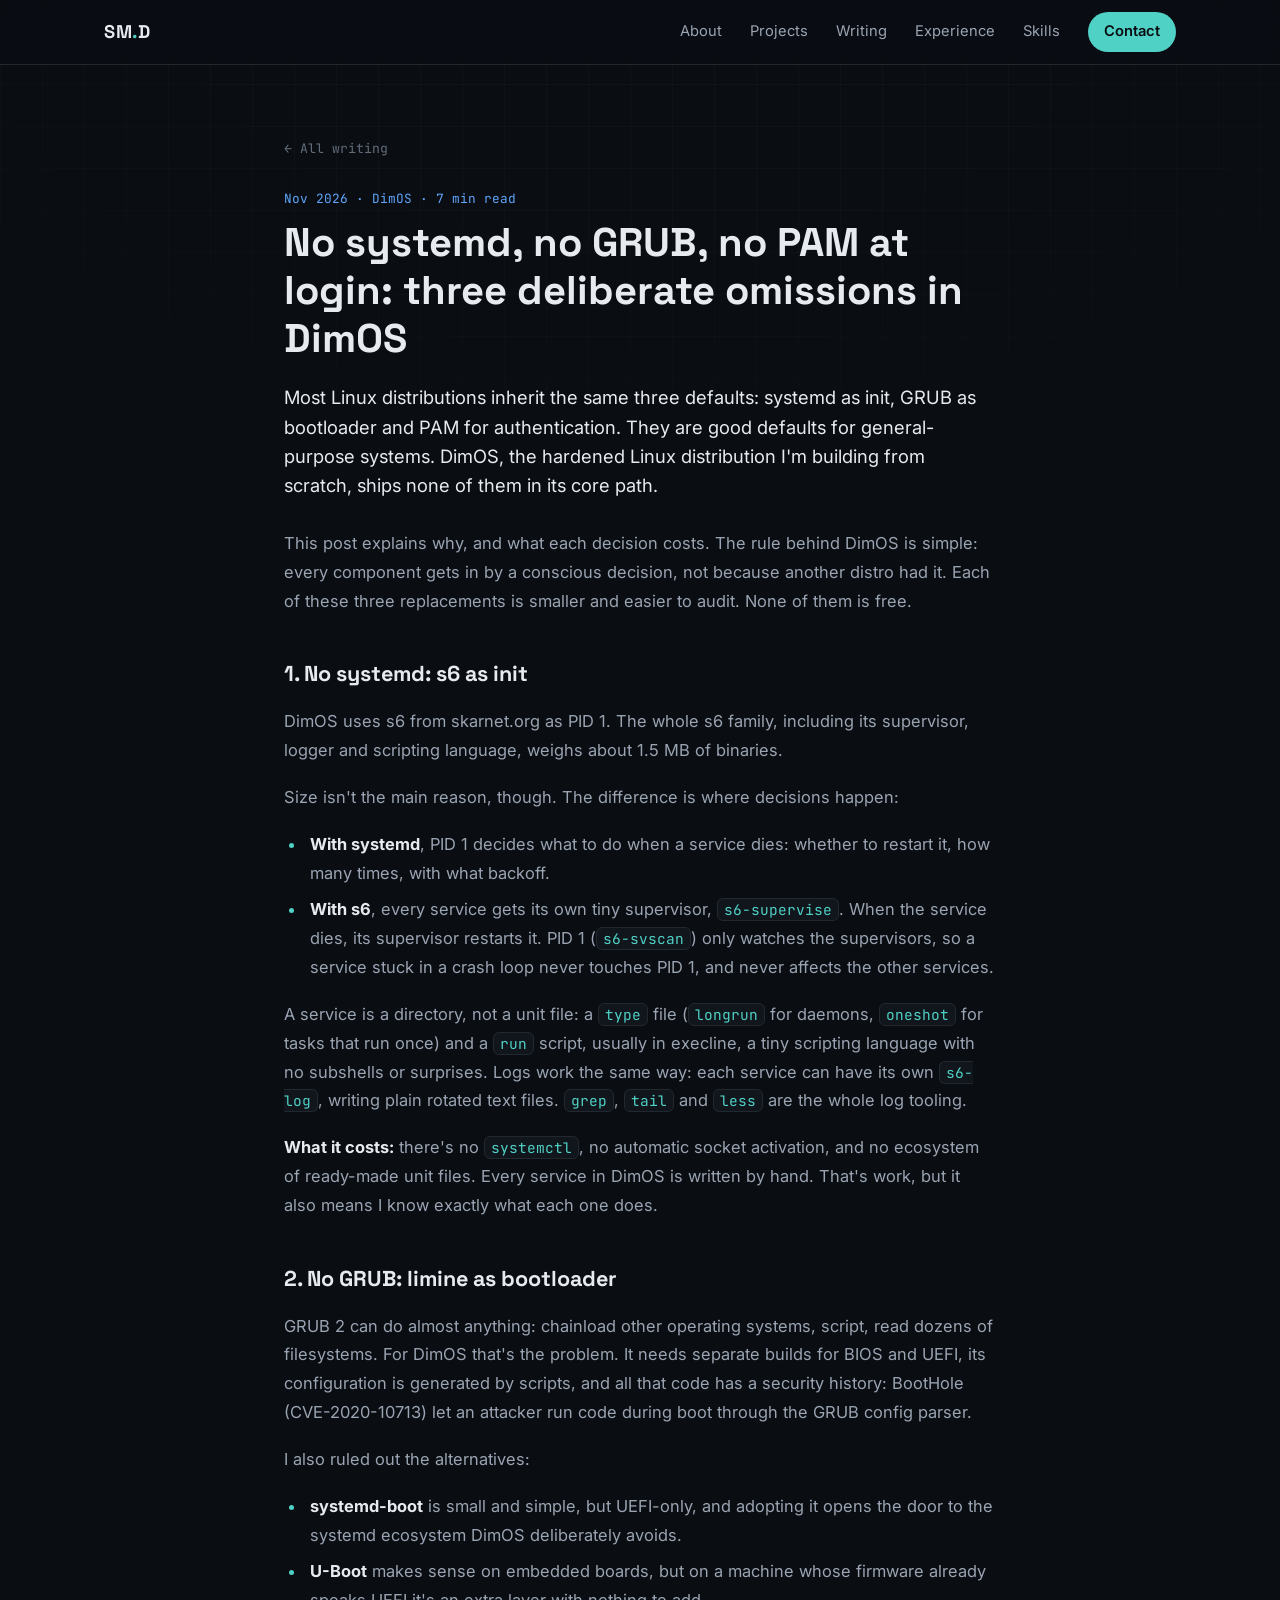
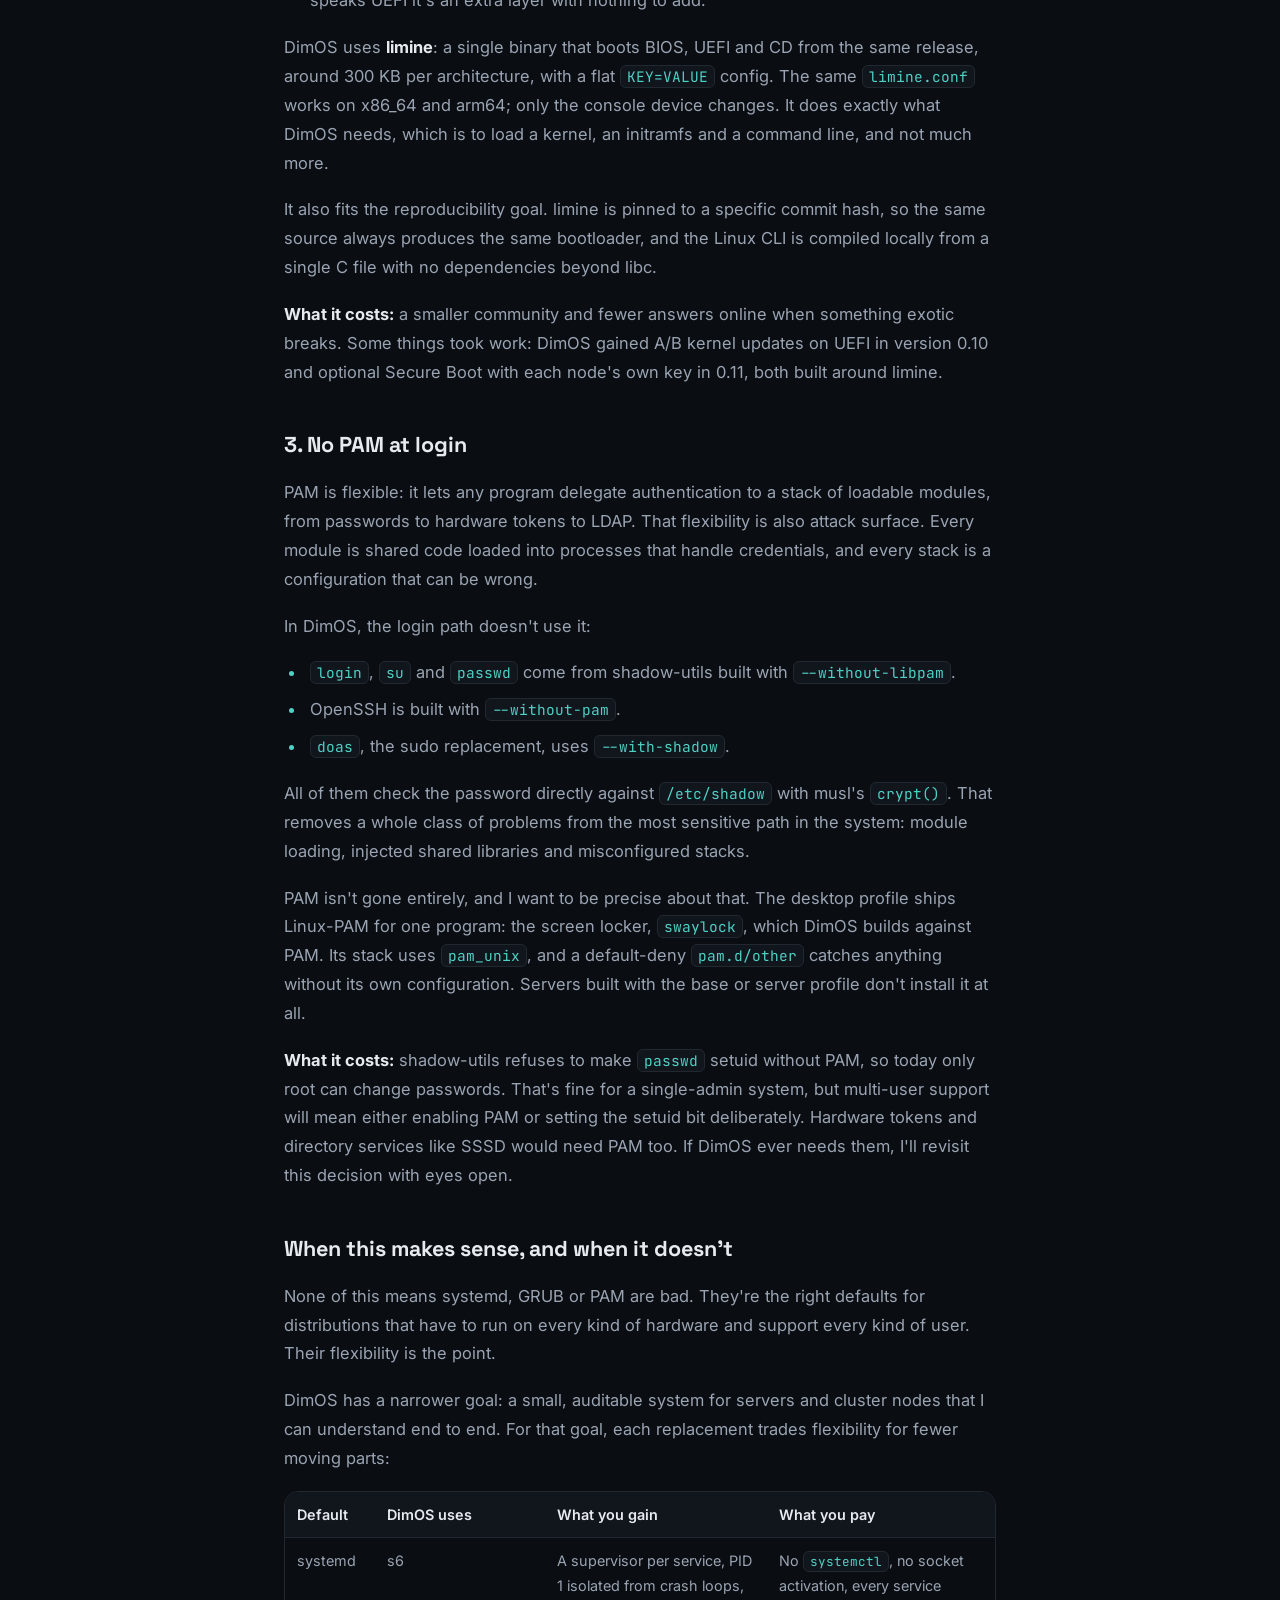
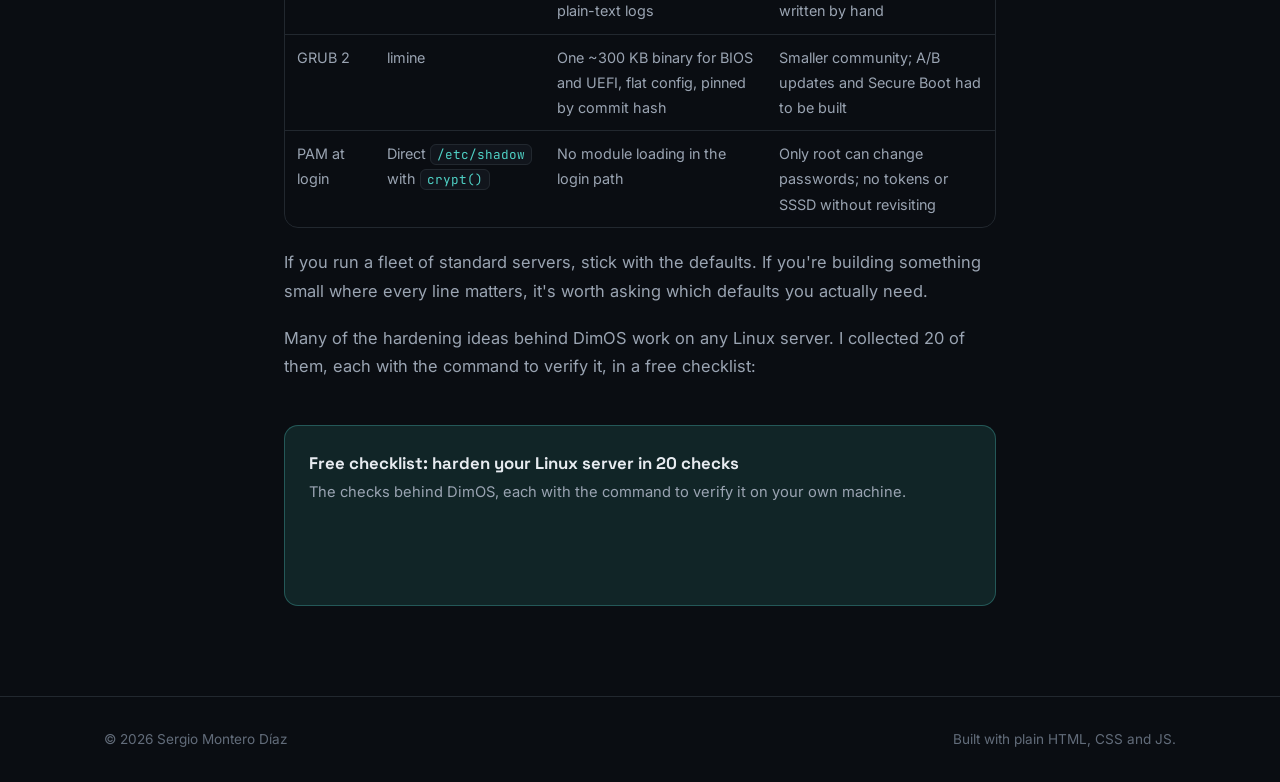
<file: blog/three-deliberate-omissions-in-dimos/index.html>
<!DOCTYPE html>
<html lang="en">
<head>
<meta charset="UTF-8">
<meta name="viewport" content="width=device-width, initial-scale=1.0">
<title>No systemd, no GRUB, no PAM at login: three deliberate omissions in DimOS — Sergio Montero Díaz</title>
<meta name="description" content="Why DimOS, a hardened Linux distribution built from scratch, replaces systemd, GRUB and PAM at login, and what each decision costs.">
<link rel="canonical" href="https://smdspace.es/blog/three-deliberate-omissions-in-dimos/">
<meta property="og:type" content="article">
<meta property="og:url" content="https://smdspace.es/blog/three-deliberate-omissions-in-dimos/">
<meta property="og:title" content="No systemd, no GRUB, no PAM at login: three deliberate omissions in DimOS">
<meta property="og:description" content="Why DimOS, a hardened Linux distribution built from scratch, replaces systemd, GRUB and PAM at login, and what each decision costs.">
<meta name="twitter:card" content="summary">
<link rel="icon" href="data:,">
<link rel="preconnect" href="https://fonts.googleapis.com">
<link href="https://fonts.googleapis.com/css2?family=Space+Grotesk:wght@500;600;700&family=Inter:wght@400;500;600;700&family=JetBrains+Mono:wght@400;500&display=swap" rel="stylesheet">
<link rel="stylesheet" href="/css/style.css">
</head>
<body>

<div class="bg-grid"></div>

<header class="navbar" id="navbar">
  <div class="container navbar__inner">
    <a href="/" class="logo">SM<span class="logo__dot">.</span>D</a>
    <nav class="nav" id="nav">
      <a href="/#about">About</a>
      <a href="/#projects">Projects</a>
      <a href="/blog/">Writing</a>
      <a href="/#experience">Experience</a>
      <a href="/#skills">Skills</a>
      <a href="/#contact" class="nav__cta">Contact</a>
    </nav>
    <button class="nav-toggle" id="navToggle" aria-label="Open menu">
      <span></span><span></span><span></span>
    </button>
  </div>
</header>

<main>
  <article class="post">
    <div class="container post__container">
      <a href="/blog/" class="post__back">← All writing</a>
      <p class="post__meta">Nov 2026 · DimOS · 7 min read</p>
      <h1 class="post__title">No systemd, no GRUB, no PAM at login: three deliberate omissions in DimOS</h1>
      <p class="post__lead">Most Linux distributions inherit the same three defaults: systemd as init, GRUB as bootloader and PAM for authentication. They are good defaults for general-purpose systems. DimOS, the hardened Linux distribution I'm building from scratch, ships none of them in its core path.</p>

      <div class="post__body">
        <p>This post explains why, and what each decision costs. The rule behind DimOS is simple: every component gets in by a conscious decision, not because another distro had it. Each of these three replacements is smaller and easier to audit. None of them is free.</p>

        <h2>1. No systemd: s6 as init</h2>
        <p>DimOS uses s6 from skarnet.org as PID 1. The whole s6 family, including its supervisor, logger and scripting language, weighs about 1.5 MB of binaries.</p>
        <p>Size isn't the main reason, though. The difference is where decisions happen:</p>
        <ul>
          <li><strong>With systemd</strong>, PID 1 decides what to do when a service dies: whether to restart it, how many times, with what backoff.</li>
          <li><strong>With s6</strong>, every service gets its own tiny supervisor, <code>s6-supervise</code>. When the service dies, its supervisor restarts it. PID 1 (<code>s6-svscan</code>) only watches the supervisors, so a service stuck in a crash loop never touches PID 1, and never affects the other services.</li>
        </ul>
        <p>A service is a directory, not a unit file: a <code>type</code> file (<code>longrun</code> for daemons, <code>oneshot</code> for tasks that run once) and a <code>run</code> script, usually in execline, a tiny scripting language with no subshells or surprises. Logs work the same way: each service can have its own <code>s6-log</code>, writing plain rotated text files. <code>grep</code>, <code>tail</code> and <code>less</code> are the whole log tooling.</p>
        <p><strong>What it costs:</strong> there's no <code>systemctl</code>, no automatic socket activation, and no ecosystem of ready-made unit files. Every service in DimOS is written by hand. That's work, but it also means I know exactly what each one does.</p>

        <h2>2. No GRUB: limine as bootloader</h2>
        <p>GRUB 2 can do almost anything: chainload other operating systems, script, read dozens of filesystems. For DimOS that's the problem. It needs separate builds for BIOS and UEFI, its configuration is generated by scripts, and all that code has a security history: BootHole (CVE-2020-10713) let an attacker run code during boot through the GRUB config parser.</p>
        <p>I also ruled out the alternatives:</p>
        <ul>
          <li><strong>systemd-boot</strong> is small and simple, but UEFI-only, and adopting it opens the door to the systemd ecosystem DimOS deliberately avoids.</li>
          <li><strong>U-Boot</strong> makes sense on embedded boards, but on a machine whose firmware already speaks UEFI it's an extra layer with nothing to add.</li>
        </ul>
        <p>DimOS uses <strong>limine</strong>: a single binary that boots BIOS, UEFI and CD from the same release, around 300 KB per architecture, with a flat <code>KEY=VALUE</code> config. The same <code>limine.conf</code> works on x86_64 and arm64; only the console device changes. It does exactly what DimOS needs, which is to load a kernel, an initramfs and a command line, and not much more.</p>
        <p>It also fits the reproducibility goal. limine is pinned to a specific commit hash, so the same source always produces the same bootloader, and the Linux CLI is compiled locally from a single C file with no dependencies beyond libc.</p>
        <p><strong>What it costs:</strong> a smaller community and fewer answers online when something exotic breaks. Some things took work: DimOS gained A/B kernel updates on UEFI in version 0.10 and optional Secure Boot with each node's own key in 0.11, both built around limine.</p>

        <h2>3. No PAM at login</h2>
        <p>PAM is flexible: it lets any program delegate authentication to a stack of loadable modules, from passwords to hardware tokens to LDAP. That flexibility is also attack surface. Every module is shared code loaded into processes that handle credentials, and every stack is a configuration that can be wrong.</p>
        <p>In DimOS, the login path doesn't use it:</p>
        <ul>
          <li><code>login</code>, <code>su</code> and <code>passwd</code> come from shadow-utils built with <code>--without-libpam</code>.</li>
          <li>OpenSSH is built with <code>--without-pam</code>.</li>
          <li><code>doas</code>, the sudo replacement, uses <code>--with-shadow</code>.</li>
        </ul>
        <p>All of them check the password directly against <code>/etc/shadow</code> with musl's <code>crypt()</code>. That removes a whole class of problems from the most sensitive path in the system: module loading, injected shared libraries and misconfigured stacks.</p>
        <p>PAM isn't gone entirely, and I want to be precise about that. The desktop profile ships Linux-PAM for one program: the screen locker, <code>swaylock</code>, which DimOS builds against PAM. Its stack uses <code>pam_unix</code>, and a default-deny <code>pam.d/other</code> catches anything without its own configuration. Servers built with the base or server profile don't install it at all.</p>
        <p><strong>What it costs:</strong> shadow-utils refuses to make <code>passwd</code> setuid without PAM, so today only root can change passwords. That's fine for a single-admin system, but multi-user support will mean either enabling PAM or setting the setuid bit deliberately. Hardware tokens and directory services like SSSD would need PAM too. If DimOS ever needs them, I'll revisit this decision with eyes open.</p>

        <h2>When this makes sense, and when it doesn't</h2>
        <p>None of this means systemd, GRUB or PAM are bad. They're the right defaults for distributions that have to run on every kind of hardware and support every kind of user. Their flexibility is the point.</p>
        <p>DimOS has a narrower goal: a small, auditable system for servers and cluster nodes that I can understand end to end. For that goal, each replacement trades flexibility for fewer moving parts:</p>
        <div class="post__table">
          <table>
            <thead><tr><th>Default</th><th>DimOS uses</th><th>What you gain</th><th>What you pay</th></tr></thead>
            <tbody>
              <tr><td>systemd</td><td>s6</td><td>A supervisor per service, PID 1 isolated from crash loops, plain-text logs</td><td>No <code>systemctl</code>, no socket activation, every service written by hand</td></tr>
              <tr><td>GRUB 2</td><td>limine</td><td>One ~300 KB binary for BIOS and UEFI, flat config, pinned by commit hash</td><td>Smaller community; A/B updates and Secure Boot had to be built</td></tr>
              <tr><td>PAM at login</td><td>Direct <code>/etc/shadow</code> with <code>crypt()</code></td><td>No module loading in the login path</td><td>Only root can change passwords; no tokens or SSSD without revisiting</td></tr>
            </tbody>
          </table>
        </div>
        <p>If you run a fleet of standard servers, stick with the defaults. If you're building something small where every line matters, it's worth asking which defaults you actually need.</p>
        <p>Many of the hardening ideas behind DimOS work on any Linux server. I collected 20 of them, each with the command to verify it, in a free checklist:</p>
      </div>

      <div class="newsletter">
        <div>
          <h3 class="newsletter__title">Free checklist: harden your Linux server in 20 checks</h3>
          <p class="newsletter__desc">The checks behind DimOS, each with the command to verify it on your own machine.</p>
        </div>
        <div class="newsletter__form">
          <script async data-uid="b92b6209ba" src="https://sergio-montero.kit.com/b92b6209ba/index.js"></script>
        </div>
      </div>
    </div>
  </article>
</main>

<footer class="footer">
  <div class="container footer__inner">
    <p>© <span id="year"></span> Sergio Montero Díaz</p>
    <p class="footer__tag">Built with plain HTML, CSS and JS.</p>
  </div>
</footer>

<script src="/js/main.js"></script>
</body>
</html>
</file>
<file: css/style.css>
:root{
  --bg: #0a0d12;
  --bg-alt: #0d1117;
  --surface: #11151c;
  --surface-2: #161b23;
  --border: #22282f;
  --text: #e7ebf0;
  --text-dim: #9aa4b2;
  --text-faint: #626c7a;
  --accent: #4fd1c5;
  --accent-2: #60a5fa;
  --accent-soft: rgba(79, 209, 197, 0.12);
  --font-display: 'Space Grotesk', sans-serif;
  --font-body: 'Inter', sans-serif;
  --font-mono: 'JetBrains Mono', monospace;
  --radius: 14px;
  --container: 1120px;
}

*, *::before, *::after{ box-sizing: border-box; }
html{ scroll-behavior: smooth; }
body{
  margin:0;
  background: var(--bg);
  color: var(--text);
  font-family: var(--font-body);
  line-height: 1.6;
  -webkit-font-smoothing: antialiased;
}
img{ max-width:100%; display:block; }
a{ color:inherit; text-decoration:none; }
ul{ margin:0; padding:0; list-style:none; }
h1,h2,h3{ font-family: var(--font-display); margin:0; }
p{ margin:0; }

.container{
  width: 100%;
  max-width: var(--container);
  margin: 0 auto;
  padding: 0 24px;
}

.bg-grid{
  position: fixed;
  inset:0;
  z-index:-1;
  background-image:
    linear-gradient(rgba(255,255,255,0.025) 1px, transparent 1px),
    linear-gradient(90deg, rgba(255,255,255,0.025) 1px, transparent 1px);
  background-size: 42px 42px;
  mask-image: radial-gradient(ellipse 80% 60% at 50% 0%, black 40%, transparent 100%);
}

/* Navbar */
.navbar{
  position: sticky;
  top:0;
  z-index: 50;
  background: rgba(10,13,18,0.72);
  backdrop-filter: blur(10px);
  border-bottom: 1px solid var(--border);
}
.navbar__inner{
  display:flex;
  align-items:center;
  justify-content:space-between;
  height: 64px;
}
.logo{
  font-family: var(--font-display);
  font-weight:700;
  font-size: 1.15rem;
  letter-spacing: 0.5px;
}
.logo__dot{ color: var(--accent); }
.nav{
  display:flex;
  align-items:center;
  gap: 28px;
  font-size: 0.92rem;
  color: var(--text-dim);
}
.nav a{ transition: color .2s ease; }
.nav a:hover{ color: var(--text); }
.nav__cta{
  color: var(--bg) !important;
  background: var(--accent);
  padding: 8px 16px;
  border-radius: 999px;
  font-weight:600;
}
.nav__cta:hover{ background: var(--accent); opacity:.9; color: var(--bg) !important; }
.nav-toggle{
  display:none;
  flex-direction:column;
  gap:5px;
  background:none;
  border:none;
  cursor:pointer;
  padding: 6px;
}
.nav-toggle span{
  width:22px; height:2px; background: var(--text); border-radius:2px;
}

/* Hero */
.hero{
  padding: 100px 0 90px;
  position: relative;
  overflow:hidden;
}
.hero__inner{
  display:grid;
  grid-template-columns: 1.1fr 0.9fr;
  gap: 56px;
  align-items:center;
}
.hero__eyebrow{
  display:inline-flex;
  align-items:center;
  gap:8px;
  font-family: var(--font-mono);
  font-size: 0.82rem;
  color: var(--accent);
  border: 1px solid rgba(79,209,197,0.3);
  background: var(--accent-soft);
  padding: 6px 14px;
  border-radius: 999px;
  margin-bottom: 24px;
}
.dot{ width:7px; height:7px; border-radius:50%; background: var(--accent); }
.dot--live{ box-shadow: 0 0 0 0 rgba(79,209,197,0.6); animation: pulse 2s infinite; }
@keyframes pulse{
  0%{ box-shadow: 0 0 0 0 rgba(79,209,197,0.5); }
  70%{ box-shadow: 0 0 0 8px rgba(79,209,197,0); }
  100%{ box-shadow: 0 0 0 0 rgba(79,209,197,0); }
}
.hero__title{
  font-size: clamp(2.4rem, 5vw, 3.6rem);
  font-weight:700;
  line-height:1.05;
  margin-bottom: 12px;
}
.hero__role{
  font-size: clamp(1.1rem, 2vw, 1.4rem);
  color: var(--accent-2);
  font-weight:600;
  margin-bottom: 14px;
}
.hero__stack{
  display:flex;
  flex-wrap:wrap;
  gap: 8px;
  font-family: var(--font-mono);
  font-size: 0.88rem;
  color: var(--text-dim);
  margin-bottom: 24px;
}
.hero__summary{
  color: var(--text-dim);
  font-size: 1.02rem;
  max-width: 560px;
  margin-bottom: 32px;
}
.hero__actions{
  display:flex;
  gap:14px;
  margin-bottom: 40px;
  flex-wrap:wrap;
}
.btn{
  display:inline-flex;
  align-items:center;
  gap:8px;
  padding: 12px 24px;
  border-radius: 10px;
  font-weight:600;
  font-size: 0.94rem;
  transition: transform .18s ease, opacity .18s ease, background .18s ease;
  border: 1px solid transparent;
}
.btn:hover{ transform: translateY(-2px); }
.btn--primary{
  background: linear-gradient(135deg, var(--accent), var(--accent-2));
  color: #071018;
}
.btn--ghost{
  border-color: var(--border);
  color: var(--text);
  background: var(--surface);
}
.btn--ghost:hover{ border-color: var(--accent); }

.hero__meta{
  display:flex;
  flex-direction:column;
  gap: 12px;
}
.hero__meta-item{
  display:flex;
  align-items:center;
  gap:10px;
  font-size: 0.9rem;
  color: var(--text-dim);
  transition: color .2s ease;
}
.hero__meta-item:hover{ color: var(--accent); }
.hero__meta-item svg{ width:17px; height:17px; flex-shrink:0; }

.hero__console{ position: relative; }
.console{
  background: var(--surface);
  border: 1px solid var(--border);
  border-radius: var(--radius);
  overflow:hidden;
  box-shadow: 0 20px 60px -20px rgba(0,0,0,0.6);
}
.console__bar{
  display:flex;
  align-items:center;
  gap:7px;
  padding: 12px 16px;
  background: var(--surface-2);
  border-bottom: 1px solid var(--border);
}
.console__bar span{
  width:11px; height:11px; border-radius:50%;
  background: #3a3f47;
}
.console__bar span:nth-child(1){ background:#ff5f57; }
.console__bar span:nth-child(2){ background:#febc2e; }
.console__bar span:nth-child(3){ background:#28c840; }
.console__bar p{
  margin:0 0 0 10px;
  font-family: var(--font-mono);
  font-size: 0.78rem;
  color: var(--text-faint);
}
.console__body{
  position: relative;
  min-height: 300px;
}
.console__frame{
  margin:0;
  padding: 20px;
  font-family: var(--font-mono);
  font-size: 0.82rem;
  line-height: 1.7;
  color: var(--text-dim);
  overflow-x:auto;
  position: absolute;
  inset:0;
  opacity: 0;
  transition: opacity .5s ease;
  pointer-events:none;
}
.console__frame.is-active{ opacity: 1; }
.c-prompt{ color: var(--accent-2); }
.c-ok{ color: var(--accent); }

/* Sections */
.section{ padding: 90px 0; }
.section--alt{ background: var(--bg-alt); border-top: 1px solid var(--border); border-bottom: 1px solid var(--border); }
.section__label{
  font-family: var(--font-mono);
  color: var(--accent);
  font-size: 0.85rem;
  letter-spacing: 1px;
  margin-bottom: 10px;
}
.section__title{
  font-size: clamp(1.6rem, 3vw, 2.2rem);
  font-weight:700;
  margin-bottom: 40px;
}

.about__grid{
  display:grid;
  gap: 20px;
  max-width: 780px;
}
.about__text{ color: var(--text-dim); font-size: 1.05rem; }

/* Timeline */
.timeline{
  display:flex;
  flex-direction:column;
  gap: 44px;
  position: relative;
  padding-left: 28px;
  border-left: 1px solid var(--border);
}
.timeline__item{ position: relative; }
.timeline__dot{
  position:absolute;
  left: -33px;
  top: 4px;
  width: 12px; height:12px;
  border-radius:50%;
  background: var(--bg);
  border: 2px solid var(--accent);
}
.timeline__head{
  display:flex;
  flex-wrap:wrap;
  align-items:baseline;
  justify-content:space-between;
  gap: 8px;
  margin-bottom: 4px;
}
.timeline__head h3{ font-size: 1.15rem; }
.timeline__date{
  font-family: var(--font-mono);
  font-size: 0.82rem;
  color: var(--accent);
  white-space:nowrap;
}
.timeline__org{
  color: var(--accent-2);
  font-size: 0.92rem;
  margin-bottom: 14px;
}
.timeline__list{ display:flex; flex-direction:column; gap:9px; max-width: 720px; }
.timeline__list li{
  color: var(--text-dim);
  font-size: 0.96rem;
  padding-left: 18px;
  position: relative;
}
.timeline__list li::before{
  content:"";
  position:absolute;
  left:0; top: 9px;
  width:5px; height:5px;
  border-radius:50%;
  background: var(--text-faint);
}

/* Cards grid (education) */
.cards-grid{
  display:grid;
  grid-template-columns: repeat(auto-fit, minmax(260px, 1fr));
  gap: 20px;
}
.card{
  background: var(--surface);
  border: 1px solid var(--border);
  border-radius: var(--radius);
  padding: 24px;
  transition: border-color .2s ease, transform .2s ease;
}
.card:hover{ border-color: rgba(79,209,197,0.35); transform: translateY(-3px); }
.card__date{
  font-family: var(--font-mono);
  font-size: 0.78rem;
  color: var(--accent);
  margin-bottom: 10px;
}
.card__title{ font-size: 1.05rem; margin-bottom: 8px; }
.card__org{ color: var(--text-dim); font-size: 0.9rem; }
.card__badge{
  display:inline-block;
  margin-top: 12px;
  font-family: var(--font-mono);
  font-size: 0.78rem;
  color: var(--accent-2);
  background: rgba(96,165,250,0.1);
  border: 1px solid rgba(96,165,250,0.25);
  padding: 4px 10px;
  border-radius: 999px;
}

/* Skills */
.skills-grid{
  display:grid;
  grid-template-columns: repeat(auto-fit, minmax(260px, 1fr));
  gap: 28px;
}
.skill-group h3{
  font-size: 0.98rem;
  color: var(--text);
  margin-bottom: 14px;
  font-family: var(--font-body);
  font-weight:600;
}
.tags{ display:flex; flex-wrap:wrap; gap:8px; }
.tag{
  font-family: var(--font-mono);
  font-size: 0.82rem;
  color: var(--text-dim);
  background: var(--surface);
  border: 1px solid var(--border);
  padding: 7px 12px;
  border-radius: 8px;
  transition: color .2s ease, border-color .2s ease;
}
.tag:hover{ color: var(--accent); border-color: rgba(79,209,197,0.35); }
.tag--sm{ font-size: 0.72rem; padding: 4px 8px; }

/* Project cards */
.project-card{ display:flex; flex-direction:column; }
.project-card__tags{ display:flex; flex-wrap:wrap; gap:6px; margin-bottom: 14px; }
.card__desc{ color: var(--text-dim); font-size: 0.92rem; margin-top: 8px; }
.project-card__link{
  margin-top: auto;
  padding-top: 16px;
  font-family: var(--font-mono);
  font-size: 0.82rem;
  color: var(--accent);
  transition: color .2s ease;
}
.project-card__link:hover{ color: var(--accent-2); }

/* Projects */
.projects-grid{
  display:grid;
  grid-template-columns: repeat(auto-fit, minmax(320px, 1fr));
  gap: 20px;
}
.project-card__title{ font-size: 1.4rem; }
.project-card__lead{ color: var(--text); font-size: 1rem; }
.project-card .card__desc{ margin-bottom: 16px; }
.card__desc code{ font-family: var(--font-mono); color: var(--accent); font-size: 0.85em; }
.project-card__facts{ display:flex; flex-direction:column; gap:10px; margin-bottom: 18px; }
.project-card__facts li{
  font-size: 0.88rem;
  color: var(--text-dim);
  padding-left: 14px;
  border-left: 2px solid rgba(79,209,197,0.35);
}
.project-card__facts strong{
  display:block;
  font-family: var(--font-mono);
  font-size: 0.78rem;
  font-weight:500;
  color: var(--accent);
}
.project-card__note{
  margin-top: auto;
  padding-top: 8px;
  font-family: var(--font-mono);
  font-size: 0.75rem;
  color: var(--text-faint);
}

/* Writing */
.writing__intro{ color: var(--text-dim); max-width: 620px; margin: -24px 0 32px; font-size: 1.02rem; }
.writing-list{ display:flex; flex-direction:column; gap: 2px; background: var(--border); border:1px solid var(--border); border-radius: var(--radius); overflow:hidden; margin-bottom: 28px; }
.writing-item{ background: var(--surface); padding: 22px 24px; }
.writing-item__meta{ font-family: var(--font-mono); font-size: 0.75rem; color: var(--accent-2); }
.writing-item__title{ font-size: 1.1rem; margin: 6px 0; }
.writing-item__desc{ color: var(--text-dim); font-size: 0.92rem; }
.newsletter{
  display:flex; align-items:center; justify-content:space-between; gap: 20px; flex-wrap:wrap;
  background: var(--accent-soft);
  border: 1px solid rgba(79,209,197,0.3);
  border-radius: var(--radius);
  padding: 24px;
}
.newsletter__title{ font-size: 1.05rem; margin-bottom: 4px; }
.newsletter__desc{ color: var(--text-dim); font-size: 0.92rem; }
.newsletter__soon{ cursor: default; }
.newsletter__form{ flex: 1 1 340px; max-width: 460px; min-height: 56px; }

.writing-item--link{ display:block; transition: background .2s ease; }
.writing-item--link:hover{ background: var(--surface-2); }
.writing-item--link:hover .writing-item__title{ color: var(--accent); }
.writing__more{ margin: -14px 0 28px; font-family: var(--font-mono); font-size: 0.85rem; }
.writing__more a{ color: var(--accent); }
.writing__more a:hover{ color: var(--accent-2); }

/* Post */
.post{ padding: 70px 0 90px; }
.post__container{ max-width: 760px; }
.post__back{ font-family: var(--font-mono); font-size: 0.82rem; color: var(--text-faint); }
.post__back:hover{ color: var(--accent); }
.post__meta{ font-family: var(--font-mono); font-size: 0.8rem; color: var(--accent-2); margin: 28px 0 10px; }
.post__title{ font-size: clamp(1.8rem, 4vw, 2.5rem); line-height: 1.2; margin-bottom: 20px; }
.post__lead{ font-size: 1.15rem; color: var(--text); margin-bottom: 28px; }
.post__body{ color: var(--text-dim); font-size: 1.03rem; line-height: 1.75; margin-bottom: 44px; }
.post__body p{ margin-bottom: 18px; }
.post__body h2{ color: var(--text); font-size: 1.35rem; margin: 40px 0 14px; }
.post__body strong{ color: var(--text); }
.post__body ul, .post__body ol{ margin: 0 0 18px; padding-left: 22px; }
.post__body ul{ list-style: disc; }
.post__body ol{ list-style: decimal; }
.post__body li{ margin-bottom: 8px; padding-left: 4px; }
.post__body li::marker{ color: var(--accent); }
.post__body code{ font-family: var(--font-mono); font-size: 0.88em; color: var(--accent); background: var(--surface); border: 1px solid var(--border); padding: 1px 6px; border-radius: 6px; }
.post__code{ line-height: 1.5; font-size: 0.85rem; background: var(--surface); border: 1px solid var(--border); border-radius: var(--radius); padding: 18px 20px; overflow-x: auto; margin: 0 0 20px; }
.post__code code{ background: none; border: 0; padding: 0; color: var(--text); font-size: 0.85rem; line-height: 1.6; }

.post__table{ overflow-x: auto; margin: 0 0 20px; border: 1px solid var(--border); border-radius: var(--radius); }
.post__table table{ width: 100%; border-collapse: collapse; font-size: 0.9rem; min-width: 560px; }
.post__table th{ text-align: left; color: var(--text); background: var(--surface); padding: 10px 12px; font-weight: 600; }
.post__table td{ padding: 10px 12px; border-top: 1px solid var(--border); vertical-align: top; }

/* Certifications */
.cert-list{
  display:grid;
  grid-template-columns: repeat(auto-fit, minmax(320px, 1fr));
  gap: 2px;
  background: var(--border);
  border: 1px solid var(--border);
  border-radius: var(--radius);
  overflow:hidden;
}
.cert-item{
  background: var(--surface);
  padding: 18px 20px;
  display:flex;
  flex-direction:column;
  gap:6px;
}
.cert-item__name{ font-size: 0.95rem; font-weight:500; }
.cert-item__meta{
  font-family: var(--font-mono);
  font-size: 0.78rem;
  color: var(--text-faint);
}

/* Contact */
.contact__intro{ color: var(--text-dim); max-width: 560px; margin-bottom: 36px; font-size: 1.02rem; }
.contact-grid{
  display:grid;
  grid-template-columns: repeat(auto-fit, minmax(240px, 1fr));
  gap: 16px;
}
.contact-card{
  display:flex;
  align-items:center;
  gap: 16px;
  background: var(--surface);
  border: 1px solid var(--border);
  border-radius: var(--radius);
  padding: 20px;
  transition: border-color .2s ease, transform .2s ease;
}
.contact-card:hover{ border-color: rgba(79,209,197,0.35); transform: translateY(-3px); }
.contact-card--static:hover{ transform:none; border-color: var(--border); }
.contact-card svg{ width:22px; height:22px; color: var(--accent); flex-shrink:0; }
.contact-card > div{ min-width: 0; flex: 1; }
.contact-card__label{
  display:block;
  font-family: var(--font-mono);
  font-size: 0.72rem;
  color: var(--text-faint);
  text-transform: uppercase;
  letter-spacing: 0.5px;
  margin-bottom: 4px;
}
.contact-card__value{
  display:block;
  font-size: 0.95rem;
  word-break: break-word;
  overflow-wrap: anywhere;
}

/* Footer */
.footer{ padding: 32px 0; border-top: 1px solid var(--border); }
.footer__inner{
  display:flex;
  justify-content:space-between;
  flex-wrap:wrap;
  gap: 8px;
  font-size: 0.85rem;
  color: var(--text-faint);
}

/* Responsive */
@media (max-width: 900px){
  .hero__inner{ grid-template-columns: 1fr; }
  .hero__console{ order:-1; }
}

@media (max-width: 720px){
  .nav{
    position: absolute;
    top: 64px;
    left:0; right:0;
    background: var(--bg);
    border-bottom: 1px solid var(--border);
    flex-direction:column;
    align-items:flex-start;
    padding: 20px 24px;
    gap: 18px;
    display:none;
  }
  .nav.is-open{ display:flex; }
  .nav-toggle{ display:flex; }
  .nav__cta{ width:100%; text-align:center; }
  .hero{ padding: 60px 0 60px; }
  .section{ padding: 60px 0; }
}
</file>
